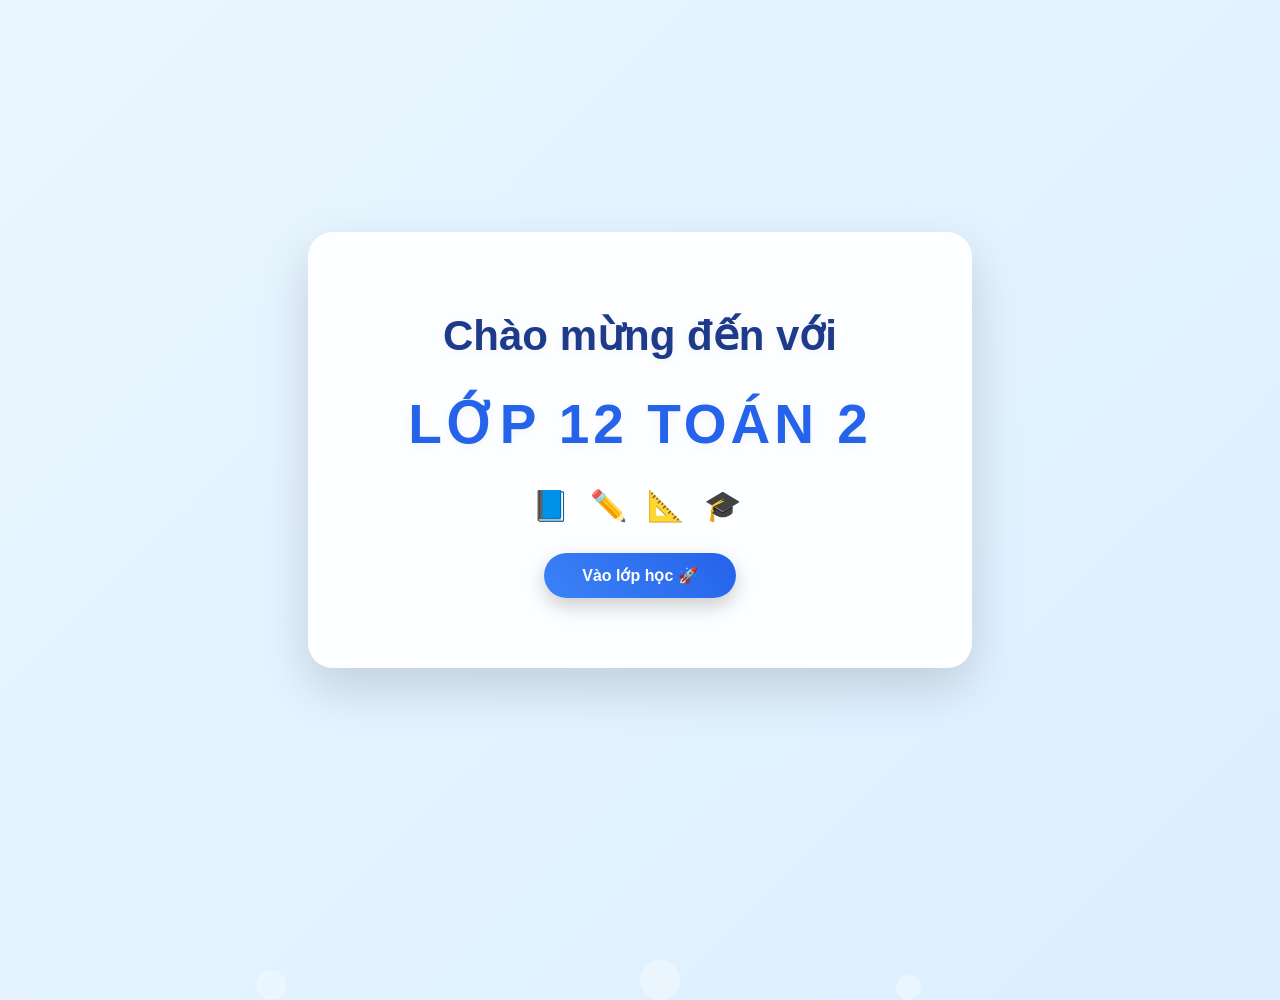
<file: index.html>
<!DOCTYPE html>
<html lang="vi">
<head>
<meta charset="UTF-8">
<title>LỚP 12 TOÁN 2</title>

<style>

/* ================= ROOT ================= */

:root{
--main-blue:#2563eb;
--deep-blue:#1e3a8a;
--soft-blue:#eaf6ff;
--light:#ffffff;
--shadow:0 20px 50px rgba(0,0,0,0.15);
}

*{
margin:0;
padding:0;
box-sizing:border-box;
font-family:"Segoe UI",sans-serif;
}

/* ================= NỀN ================= */

body{
height:100vh;
display:flex;
justify-content:center;
align-items:center;

background:linear-gradient(135deg,#eaf6ff,#cfe9ff,#dff3ff);
background-size:400% 400%;

animation:bgMove 12s ease infinite;

overflow:hidden;
cursor:pointer;
}

@keyframes bgMove{
0%{background-position:0% 50%}
50%{background-position:100% 50%}
100%{background-position:0% 50%}
}

/* ================= MÂY ================= */

.cloud{
position:absolute;
background:white;
border-radius:50px;
opacity:.75;
animation:cloudMove linear infinite;
filter:blur(.3px);
}

.cloud::before,
.cloud::after{
content:"";
position:absolute;
background:white;
border-radius:50%;
}

.cloud::before{
width:60px;
height:60px;
top:-20px;
left:10px;
}

.cloud::after{
width:80px;
height:80px;
top:-35px;
right:10px;
}

.c1{width:160px;height:50px;top:15%;left:-200px;animation-duration:40s;}
.c2{width:200px;height:60px;top:35%;left:-250px;animation-duration:60s;}
.c3{width:140px;height:45px;top:65%;left:-180px;animation-duration:50s;}

@keyframes cloudMove{
from{transform:translateX(0)}
to{transform:translateX(120vw)}
}

/* ================= BUBBLE FLOAT ================= */

.bubble{
position:absolute;
bottom:-100px;
border-radius:50%;
background:rgba(255,255,255,.35);
backdrop-filter:blur(2px);
animation:bubbleUp infinite;
}

.b1{width:30px;height:30px;left:20%;animation-duration:12s;}
.b2{width:40px;height:40px;left:50%;animation-duration:10s;}
.b3{width:25px;height:25px;left:70%;animation-duration:14s;}

@keyframes bubbleUp{
from{
transform:translateY(0);
opacity:.6;
}
to{
transform:translateY(-120vh);
opacity:0;
}
}

/* ================= CONTAINER ================= */

.container{
position:relative;
text-align:center;

padding:70px 100px;

background:rgba(255,255,255,.9);
backdrop-filter:blur(10px);

border-radius:25px;

box-shadow:var(--shadow);

animation:fadeIn 1.2s ease;

z-index:10;

pointer-events:none;
}

@keyframes fadeIn{
from{
opacity:0;
transform:translateY(40px) scale(.95);
}
to{
opacity:1;
transform:translateY(0) scale(1);
}
}

/* ================= TITLE ================= */

h1{
font-size:42px;
color:var(--deep-blue);
line-height:1.6;
text-shadow:0 2px 10px rgba(0,0,0,.05);
}

h1 span{
display:block;
font-size:55px;
font-weight:bold;
color:var(--main-blue);
letter-spacing:4px;
margin-top:10px;

animation:glow 3s ease-in-out infinite;
}

@keyframes glow{
0%,100%{text-shadow:0 0 5px rgba(37,99,235,.3)}
50%{text-shadow:0 0 20px rgba(37,99,235,.6)}
}

/* ================= ICON ================= */

.icons{
font-size:30px;
margin-top:20px;
letter-spacing:6px;
animation:floatIcon 4s ease-in-out infinite;
}

@keyframes floatIcon{
0%,100%{transform:translateY(0)}
50%{transform:translateY(-6px)}
}

/* ================= BUTTON ================= */

.enter-btn{

display:inline-block;
margin-top:30px;

padding:13px 38px;

border-radius:40px;

background:linear-gradient(45deg,#3b82f6,#2563eb);

color:white;

font-weight:bold;

text-decoration:none;

box-shadow:0 8px 20px rgba(0,0,0,.2);

transition:.35s;

pointer-events:auto;
}

.enter-btn:hover{
transform:translateY(-3px) scale(1.08);
box-shadow:0 12px 30px rgba(0,0,0,.3);
}

/* ================= CLICK EFFECT ================= */

.click-bubble{
position:absolute;
border-radius:50%;
pointer-events:none;

transform:translate(-50%,-50%);

animation:bubble-pop 2.5s ease-out forwards;

box-shadow:0 0 12px rgba(255,255,255,.8);

z-index:1000;
}

@keyframes bubble-pop{

0%{
width:0;
height:0;
opacity:.8;
transform:translate(-50%,-50%) scale(0);
}

30%{
width:40px;
height:40px;
opacity:.7;
transform:translate(-50%,-50%) scale(1.1);
}

70%{
width:30px;
height:30px;
opacity:.4;
transform:translate(calc(-50% + 15px),calc(-50% - 60px)) scale(.8);
}

100%{
width:20px;
height:20px;
opacity:0;
transform:translate(calc(-50% + 30px),calc(-50% - 120px)) scale(.4);
}

}

.ripple-effect{
position:absolute;

border-radius:50%;

background:radial-gradient(circle,rgba(255,255,255,.8) 0%,rgba(255,255,255,0) 70%);

pointer-events:none;

transform:translate(-50%,-50%);

animation:ripple .8s ease-out forwards;

z-index:999;
}

@keyframes ripple{
0%{
width:0;
height:0;
opacity:.5;
}
100%{
width:80px;
height:80px;
opacity:0;
}
}

</style>
</head>

<body>

<div class="cloud c1"></div>
<div class="cloud c2"></div>
<div class="cloud c3"></div>

<div class="bubble b1"></div>
<div class="bubble b2"></div>
<div class="bubble b3"></div>

<div class="container">

<h1>
Chào mừng đến với
<span>LỚP 12 TOÁN 2</span>
</h1>

<div class="icons">
📘 ✏️ 📐 🎓
</div>

<a href="menu1.html" class="enter-btn">
Vào lớp học 🚀
</a>

</div>

<script>

const colors=[
'rgba(135,206,250,0.7)',
'rgba(255,182,193,0.7)',
'rgba(152,251,152,0.7)',
'rgba(255,255,0,0.5)',
'rgba(255,255,255,0.8)',
'rgba(218,112,214,0.6)',
'rgba(255,218,185,0.7)'
];

document.addEventListener("click",e=>{

createRipple(e.clientX,e.clientY)

let bubbleCount=8+Math.floor(Math.random()*10)

for(let i=0;i<bubbleCount;i++){

setTimeout(()=>{
createBubble(e.clientX,e.clientY)
},i*40)

}

})

function createRipple(x,y){

let ripple=document.createElement("div")
ripple.className="ripple-effect"

ripple.style.left=x+"px"
ripple.style.top=y+"px"

document.body.appendChild(ripple)

setTimeout(()=>ripple.remove(),800)

}

function createBubble(x,y){

let bubble=document.createElement("div")
bubble.className="click-bubble"

let size=10+Math.random()*25
let color=colors[Math.floor(Math.random()*colors.length)]

let offsetX=(Math.random()-0.5)*25
let offsetY=(Math.random()-0.5)*25

bubble.style.width=size+"px"
bubble.style.height=size+"px"

bubble.style.left=(x+offsetX)+"px"
bubble.style.top=(y+offsetY)+"px"

bubble.style.background=`radial-gradient(circle at 30% 30%, white, ${color})`

document.body.appendChild(bubble)

setTimeout(()=>bubble.remove(),2500)

}

document.querySelector(".enter-btn").addEventListener("click",e=>{

e.stopPropagation()

createRipple(e.clientX,e.clientY)

for(let i=0;i<8;i++){

setTimeout(()=>{
createBubble(e.clientX,e.clientY)
},i*40)

}

})

</script>

</body>
</html>
</file>
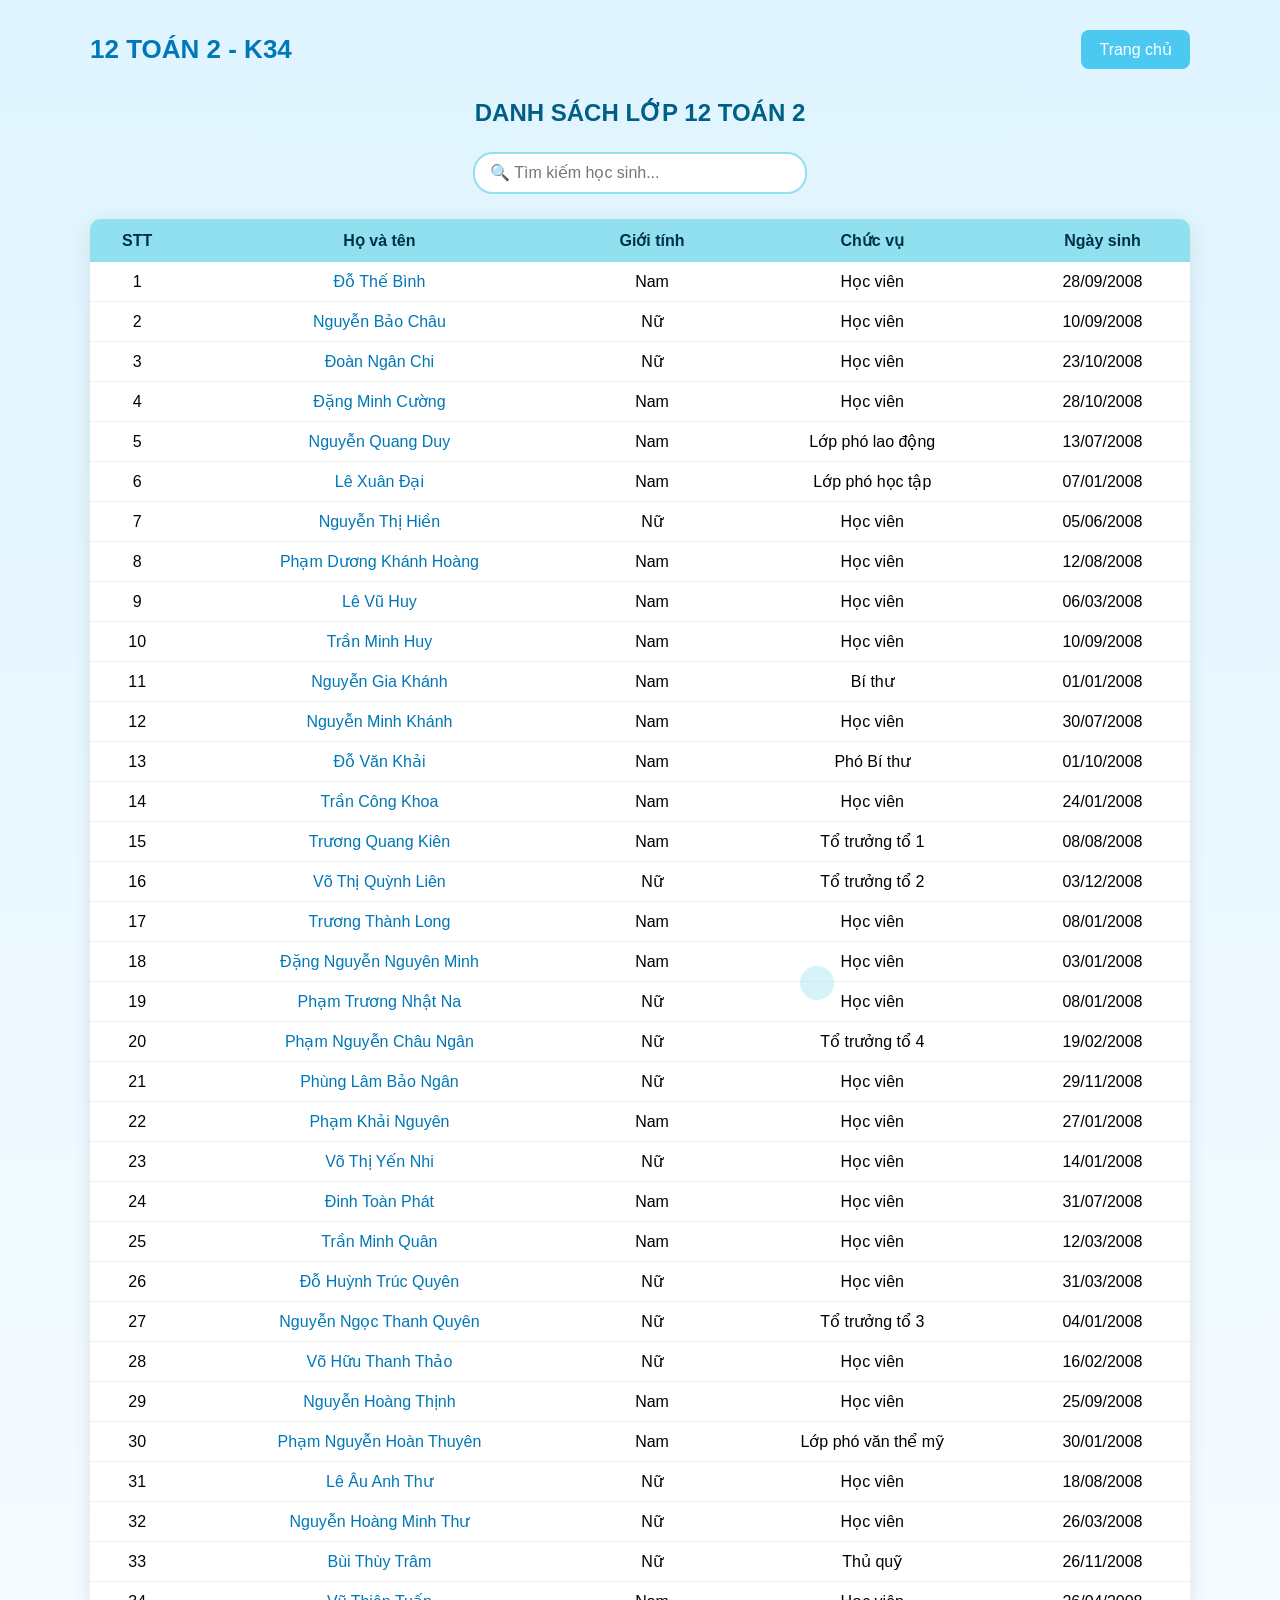
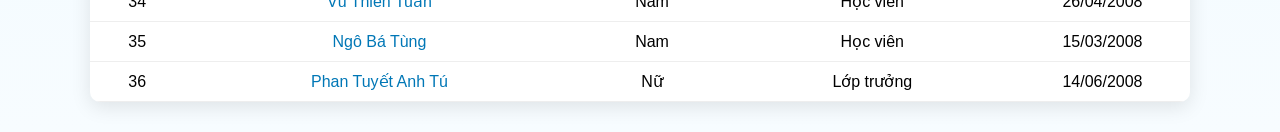
<file: danhsachlop.html>
<!DOCTYPE html>
<html lang="vi">
<head>
<meta charset="UTF-8">
<title>Danh sách lớp 12 Toán 2</title>

<style>

body{
font-family:Arial;
margin:0;
background:linear-gradient(180deg,#dff4ff,#f7fcff);
overflow-x:hidden;
}

.wrapper{
width:90%;
max-width:1100px;
margin:auto;
padding:30px;
position:relative;
z-index:2;
}

.header{
display:flex;
justify-content:space-between;
align-items:center;
margin-bottom:30px;
}

.title{
font-size:26px;
font-weight:bold;
color:#0077b6;
}

.page-btn{
text-decoration:none;
padding:10px 18px;
background:#4cc9f0;
color:white;
border-radius:8px;
transition:0.3s;
}

.page-btn:hover{
background:#0096c7;
}

h2{
text-align:center;
margin-bottom:25px;
color:#005f86;
}

.search-box{
display:flex;
justify-content:center;
margin-bottom:25px;
}

.search-box input{
width:300px;
padding:10px 15px;
border-radius:20px;
border:2px solid #90e0ef;
outline:none;
font-size:16px;
}

.student-table{
width:100%;
border-collapse:collapse;
background:white;
border-radius:10px;
overflow:hidden;
box-shadow:0 5px 20px rgba(0,0,0,0.1);
}

.student-table th{
background:#90e0ef;
padding:12px;
color:#003049;
}

.student-table td{
padding:10px;
text-align:center;
border-bottom:1px solid #eee;
}

.student-table tr:hover{
background:#f1fbff;
}

.student-name{
cursor:pointer;
color:#0077b6;
font-weight:500;
}

.student-name:hover{
text-decoration:underline;
}

/* popup ảnh */

.image-popup{
position:fixed;
top:0;
left:0;
width:100%;
height:100%;
background:rgba(0,0,0,0.6);
display:flex;
align-items:center;
justify-content:center;
opacity:0;
pointer-events:none;
transition:0.3s;
z-index:10;
}

.image-popup img{
max-width:300px;
border-radius:12px;
box-shadow:0 10px 30px rgba(0,0,0,0.4);
}

.image-popup.show{
opacity:1;
pointer-events:auto;
}

/* pháo hoa */

.firework{
position:absolute;
width:6px;
height:6px;
border-radius:50%;
pointer-events:none;
animation:explode 1s forwards;
}

@keyframes explode{
0%{
transform:translate(0,0) scale(1);
opacity:1;
}
100%{
transform:translate(var(--x),var(--y)) scale(0.5);
opacity:0;
}
}

/* bong bóng nền */

.bubble-bg{
position:fixed;
bottom:-100px;
width:20px;
height:20px;
background:rgba(173,232,244,0.5);
border-radius:50%;
animation:floatUp linear infinite;
}

@keyframes floatUp{
from{
transform:translateY(0);
opacity:1;
}
to{
transform:translateY(-110vh);
opacity:0;
}
}

/* bong bóng click */

.click-bubble{
position:absolute;
width:15px;
height:15px;
background:#48cae4;
border-radius:50%;
pointer-events:none;
animation:pop 1s forwards;
}

@keyframes pop{
0%{
transform:scale(0.5);
opacity:1;
}
100%{
transform:translateY(-80px) scale(1.5);
opacity:0;
}
}

</style>
</head>

<body>

<div class="wrapper">

<div class="header">
<div class="title"> 12 TOÁN 2 - K34 </div>
<a href="menu1.html" class="page-btn">Trang chủ</a>
</div>

<h2>DANH SÁCH LỚP 12 TOÁN 2</h2>

<div class="search-box">
<input type="text" id="searchInput" placeholder="🔍 Tìm kiếm học sinh...">
</div>

<table class="student-table" id="studentTable">
<thead>
<tr>
<th>STT</th>
<th>Họ và tên</th>
<th>Giới tính</th>
<th>Chức vụ</th>
<th>Ngày sinh</th>
</tr>
</thead>

<tbody>

<tr><td>1</td><td class="student-name" data-img="ATu.jpg">Đỗ Thế Bình</td><td>Nam</td><td>Học viên</td><td>28/09/2008</td></tr>
<tr><td>2</td><td class="student-name" data-img="Chau.jpg">Nguyễn Bảo Châu</td><td>Nữ</td><td>Học viên</td><td>10/09/2008</td></tr>
<tr><td>3</td><td class="student-name" data-img="Chi.jpg">Đoàn Ngân Chi</td><td>Nữ</td><td>Học viên</td><td>23/10/2008</td></tr>
<tr><td>4</td><td class="student-name" data-img="Cuong.jpg">Đặng Minh Cường</td><td>Nam</td><td>Học viên</td><td>28/10/2008</td></tr>
<tr><td>5</td><td class="student-name" data-img="ATu.jpg">Nguyễn Quang Duy</td><td>Nam</td><td>Lớp phó lao động</td><td>13/07/2008</td></tr>
<tr><td>6</td><td class="student-name" data-img="LeXuanDai.JPG">Lê Xuân Đại</td><td>Nam</td><td>Lớp phó học tập</td><td>07/01/2008</td></tr>
<tr><td>7</td><td class="student-name" data-img="Hien.JPG">Nguyễn Thị Hiền</td><td>Nữ</td><td>Học viên</td><td>05/06/2008</td></tr>
<tr><td>8</td><td class="student-name" data-img="Hoang.jpg">Phạm Dương Khánh Hoàng</td><td>Nam</td><td>Học viên</td><td>12/08/2008</td></tr>
<tr><td>9</td><td class="student-name" data-img="VuHuy.jpg">Lê Vũ Huy</td><td>Nam</td><td>Học viên</td><td>06/03/2008</td></tr>
<tr><td>10</td><td class="student-name" data-img="MinhHuy.JPG">Trần Minh Huy</td><td>Nam</td><td>Học viên</td><td>10/09/2008</td></tr>
<tr><td>11</td><td class="student-name" data-img="GKhanh.jpg">Nguyễn Gia Khánh</td><td>Nam</td><td>Bí thư</td><td>01/01/2008</td></tr>
<tr><td>12</td><td class="student-name" data-img="ATu.jpg">Nguyễn Minh Khánh</td><td>Nam</td><td>Học viên</td><td>30/07/2008</td></tr>
<tr><td>13</td><td class="student-name" data-img="choicuoi11.jpeg">Đỗ Văn Khải</td><td>Nam</td><td>Phó Bí thư</td><td>01/10/2008</td></tr>
<tr><td>14</td><td class="student-name" data-img="Khoa.jpg">Trần Công Khoa</td><td>Nam</td><td>Học viên</td><td>24/01/2008</td></tr>
<tr><td>15</td><td class="student-name" data-img="Kien.jpg">Trương Quang Kiên</td><td>Nam</td><td>Tổ trưởng tổ 1</td><td>08/08/2008</td></tr>
<tr><td>16</td><td class="student-name" data-img="Lien.JPG">Võ Thị Quỳnh Liên</td><td>Nữ</td><td>Tổ trưởng tổ 2</td><td>03/12/2008</td></tr>
<tr><td>17</td><td class="student-name" data-img="Long.jpg">Trương Thành Long</td><td>Nam</td><td>Học viên</td><td>08/01/2008</td></tr>
<tr><td>18</td><td class="student-name" data-img="Minh.JPG">Đặng Nguyễn Nguyên Minh</td><td>Nam</td><td>Học viên</td><td>03/01/2008</td></tr>
<tr><td>19</td><td class="student-name" data-img="Na.jpg">Phạm Trương Nhật Na</td><td>Nữ</td><td>Học viên</td><td>08/01/2008</td></tr>
<tr><td>20</td><td class="student-name" data-img="ChauNgan.jpg">Phạm Nguyễn Châu Ngân</td><td>Nữ</td><td>Tổ trưởng tổ 4</td><td>19/02/2008</td></tr>
<tr><td>21</td><td class="student-name" data-img="baongan.jpeg">Phùng Lâm Bảo Ngân</td><td>Nữ</td><td>Học viên</td><td>29/11/2008</td></tr>
<tr><td>22</td><td class="student-name" data-img="knguyen.jpg">Phạm Khải Nguyên</td><td>Nam</td><td>Học viên</td><td>27/01/2008</td></tr>
<tr><td>23</td><td class="student-name" data-img="Nhi.JPG">Võ Thị Yến Nhi</td><td>Nữ</td><td>Học viên</td><td>14/01/2008</td></tr>
<tr><td>24</td><td class="student-name" data-img="ATu.jpg">Đinh Toàn Phát</td><td>Nam</td><td>Học viên</td><td>31/07/2008</td></tr>
<tr><td>25</td><td class="student-name" data-img="m.quan.jpg">Trần Minh Quân</td><td>Nam</td><td>Học viên</td><td>12/03/2008</td></tr>
<tr><td>26</td><td class="student-name" data-img="TrQ.JPG">Đỗ Huỳnh Trúc Quyên</td><td>Nữ</td><td>Học viên</td><td>31/03/2008</td></tr>
<tr><td>27</td><td class="student-name" data-img="ThanhQuyen.jpg">Nguyễn Ngọc Thanh Quyên</td><td>Nữ</td><td>Tổ trưởng tổ 3</td><td>04/01/2008</td></tr>
<tr><td>28</td><td class="student-name" data-img="Thao.jpg">Võ Hữu Thanh Thảo</td><td>Nữ</td><td>Học viên</td><td>16/02/2008</td></tr>
<tr><td>29</td><td class="student-name" data-img="thinh.jpg">Nguyễn Hoàng Thịnh</td><td>Nam</td><td>Học viên</td><td>25/09/2008</td></tr>
<tr><td>30</td><td class="student-name" data-img="Thuyen.jpg">Phạm Nguyễn Hoàn Thuyên</td><td>Nam</td><td>Lớp phó văn thể mỹ</td><td>30/01/2008</td></tr>
<tr><td>31</td><td class="student-name" data-img="AnhThu.jpg">Lê Âu Anh Thư</td><td>Nữ</td><td>Học viên</td><td>18/08/2008</td></tr>
<tr><td>32</td><td class="student-name" data-img="mthu.jpg">Nguyễn Hoàng Minh Thư</td><td>Nữ</td><td>Học viên</td><td>26/03/2008</td></tr>
<tr><td>33</td><td class="student-name" data-img="Tram.jpg">Bùi Thùy Trâm</td><td>Nữ</td><td>Thủ quỹ</td><td>26/11/2008</td></tr>
<tr><td>34</td><td class="student-name" data-img="Tuan.jpg">Vũ Thiên Tuấn</td><td>Nam</td><td>Học viên</td><td>26/04/2008</td></tr>
<tr><td>35</td><td class="student-name" data-img="Tung.JPG">Ngô Bá Tùng</td><td>Nam</td><td>Học viên</td><td>15/03/2008</td></tr>
<tr><td>36</td><td class="student-name" data-img="ATu.jpg">Phan Tuyết Anh Tú</td><td>Nữ</td><td>Lớp trưởng</td><td>14/06/2008</td></tr>

</tbody>
</table>

</div>

<div class="image-popup" id="imagePopup">
<img id="studentImg">
</div>

<script>

/* tìm kiếm học sinh */

document.getElementById("searchInput").addEventListener("keyup",function(){
let filter=this.value.toLowerCase();
let rows=document.querySelectorAll("#studentTable tbody tr");

rows.forEach(row=>{
let name=row.cells[1].textContent.toLowerCase();
row.style.display=name.includes(filter)?"":"none";
});
});

/* pháo hoa */

function createFirework(x,y){

for(let i=0;i<25;i++){

let p=document.createElement("div");
p.className="firework";

let angle=Math.random()*2*Math.PI;
let distance=80+Math.random()*40;

let dx=Math.cos(angle)*distance+"px";
let dy=Math.sin(angle)*distance+"px";

p.style.left=x+"px";
p.style.top=y+"px";

p.style.setProperty("--x",dx);
p.style.setProperty("--y",dy);

p.style.background=`hsl(${Math.random()*360},100%,50%)`;

document.body.appendChild(p);

setTimeout(()=>p.remove(),1000);

}

}

/* click tên hiện ảnh + pháo hoa */

let names=document.querySelectorAll(".student-name");
let popup=document.getElementById("imagePopup");
let img=document.getElementById("studentImg");

names.forEach(name=>{
name.addEventListener("click",function(e){

e.stopPropagation();

let src=this.getAttribute("data-img");
img.src=src;

popup.classList.add("show");

createFirework(e.pageX,e.pageY);

});
});

/* tắt ảnh */

popup.addEventListener("click",()=>{
popup.classList.remove("show");
});

/* bong bóng click */

document.addEventListener("click",function(e){

let bubble=document.createElement("div");
bubble.className="click-bubble";

bubble.style.left=e.pageX+"px";
bubble.style.top=e.pageY+"px";

document.body.appendChild(bubble);

setTimeout(()=>{
bubble.remove();
},1000);

});

/* bong bóng nền */

function createBackgroundBubble(){

let bubble=document.createElement("div");
bubble.className="bubble-bg";

bubble.style.left=Math.random()*100+"vw";
bubble.style.width=bubble.style.height=(10+Math.random()*25)+"px";
bubble.style.animationDuration=(6+Math.random()*8)+"s";

document.body.appendChild(bubble);

setTimeout(()=>{
bubble.remove();
},14000);

}

setInterval(createBackgroundBubble,800);

</script>

</body>
</html>
</file>
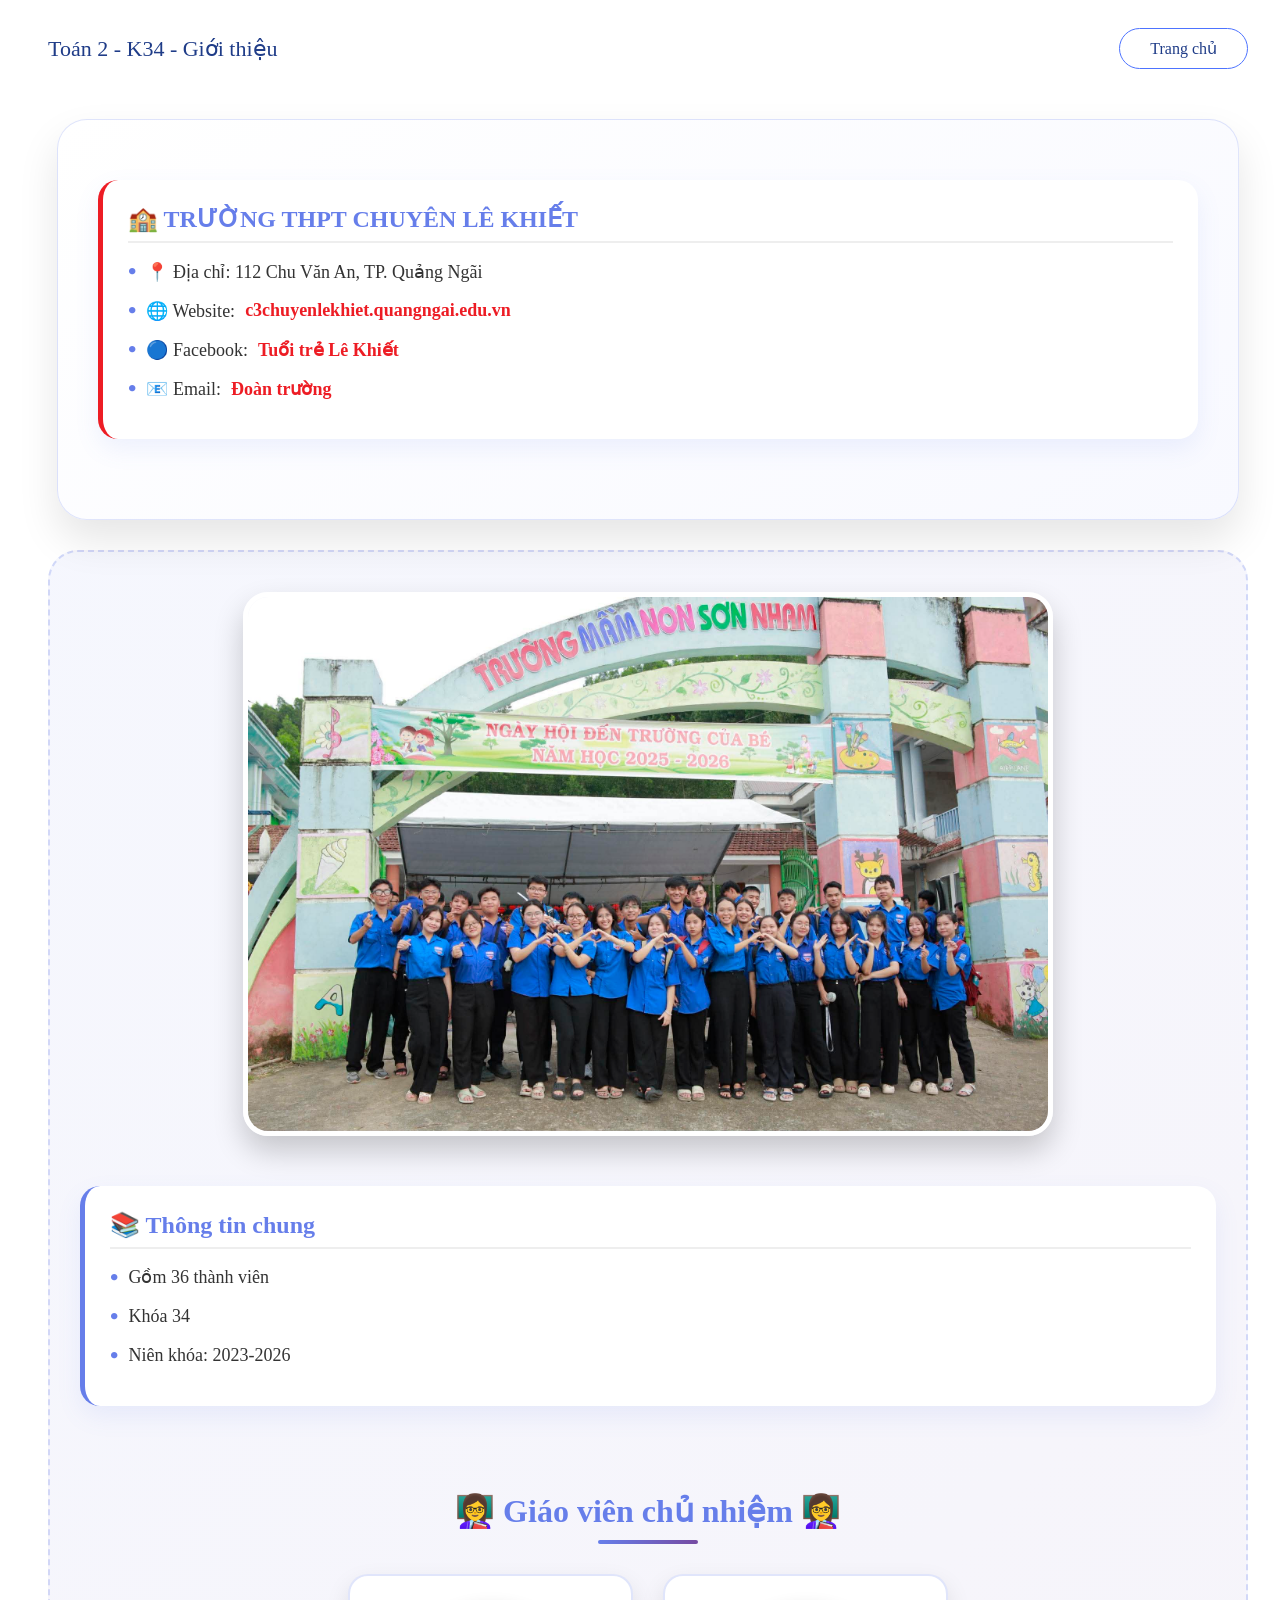
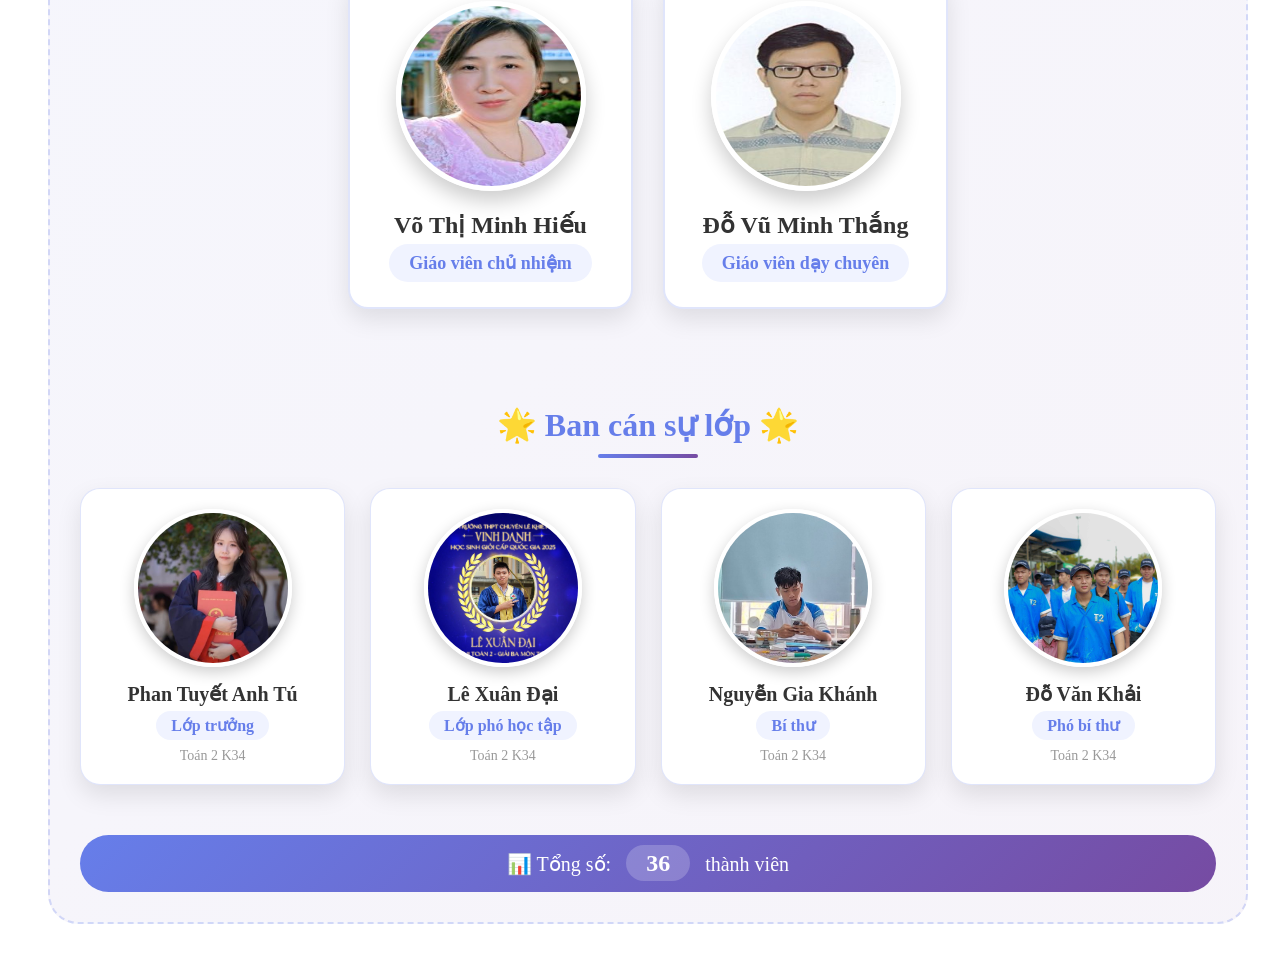
<file: gioithieu.html>
<!DOCTYPE html>
<html lang="vi">
<head>
    <meta charset="UTF-8">
    <title>Giới thiệu chung - Toán 2 K34</title>
    <link rel="stylesheet" href="style.css">
</head>
<body>
    <div class="wrapper">
        <div class="header">
            <div class="title">Toán 2 - K34 - Giới thiệu</div>
            <a href="menu1.html" class="page-btn">Trang chủ</a>
        </div>

        <!-- Nội dung giới thiệu mới -->
      <div class="intro-class">
    <!-- Ảnh lớp -->
    <div class="class-details">
                <div class="info-card" style="margin-bottom: 20px; border-left: 5px solid #ed1c24;">
                    <strong>🏫 TRƯỜNG THPT CHUYÊN LÊ KHIẾT</strong>
                    <p>📍 Địa chỉ: 112 Chu Văn An, TP. Quảng Ngãi</p>
                    <p>🌐 Website: <a href="https://c3chuyenlekhiet.quangngai.edu.vn/" target="_blank" style="color: #ed1c24; text-decoration: none; font-weight: bold;">c3chuyenlekhiet.quangngai.edu.vn</a></p>
                    <p>🔵 Facebook: <a href="https://www.facebook.com/tuoitrelekhiet" target="_blank" style="color: #ed1c24; text-decoration: none; font-weight: bold;">Tuổi trẻ Lê Khiết</a></p>
                    <p>📧 Email: <a href="mailto:hopthudoantruongchuyenlekhiet@gmail.com" style="color: #ed1c24; text-decoration: none; font-weight: bold;">Đoàn trường</a></p>
                </div>
    </div>
        </div>
            <!-- Container thông tin lớp -->
            <div class="class-info-container">
                <div class="class-photo-container">
                    <img src="thiennguyenkhoitoan.jpg" alt="Ảnh lớp Toán 2 - K34" class="class-photo">
                </div>
            <div class="class-details">   
                <div class="info-card">
                    <strong>📚 Thông tin chung</strong>
                    <p>Gồm 36 thành viên</p>
                    <p>Khóa 34</p>
                    <p>Niên khóa: 2023-2026</p>
                </div>
            </div>

                <!-- KHU VỰC GIÁO VIÊN (2 CÔ GIÁO) -->
                <div class="teacher-section">
                    <h2 class="section-title">👩‍🏫 Giáo viên chủ nhiệm 👩‍🏫</h2>
                    
                    <div class="teacher-grid">
                        <!-- Cô Võ Thị Minh Hiếu -->
                        <div class="teacher-card">
                            <img src="anhcoHieu.png" class="teacher-avatar">
                            <div class="teacher-name">Võ Thị Minh Hiếu</div>
                            <div class="teacher-role">Giáo viên chủ nhiệm</div>
                        </div>

                        <div class="teacher-card">
                            <img src="anhthayThang.png" class="teacher-avatar">
                            <div class="teacher-name">Đỗ Vũ Minh Thắng</div>
                            <div class="teacher-role">Giáo viên dạy chuyên</div>
                        </div>
                    </div>
                </div>

                <!-- KHU VỰC BAN CÁN SỰ -->
                <div class="bcs-section">
                    <h2 class="section-title">🌟 Ban cán sự lớp 🌟</h2>
                    
                    <div class="bcs-grid">
                        <!-- Lớp trưởng -->
                        <div class="bcs-card">
                            <img src="ATu.jpg" class="bcs-avatar">
                            <div class="bcs-name">Phan Tuyết Anh Tú</div>
                            <div class="bcs-role">Lớp trưởng</div>
                            <div class="bcs-class">Toán 2 K34</div>
                        </div>

                        <!-- Lớp phó học tập -->
                        <div class="bcs-card">
                            <img src="LeXuanDai.JPG" class="bcs-avatar">
                            <div class="bcs-name">Lê Xuân Đại</div>
                            <div class="bcs-role">Lớp phó học tập</div>
                            <div class="bcs-class">Toán 2 K34</div>
                        </div>

                        <!-- Bí thư -->
                        <div class="bcs-card">
                            <img src="GKhanh.jpg" class="bcs-avatar">
                            <div class="bcs-name">Nguyễn Gia Khánh</div>
                            <div class="bcs-role">Bí thư</div>
                            <div class="bcs-class">Toán 2 K34</div>
                        </div>

                        <!-- Phó bí thư -->
                        <div class="bcs-card">
                            <img src="choicuoi11.jpeg" class="bcs-avatar">
                            <div class="bcs-name">Đỗ Văn Khải</div>
                            <div class="bcs-role">Phó bí thư</div>
                            <div class="bcs-class">Toán 2 K34</div>
                        </div>
                    </div>
                </div>

                <!-- Thống kê số lượng -->
                <div class="student-stats">
                    📊 Tổng số: <span>36</span> thành viên
                </div>
            </div>
            </div>
        </div>
    </div>
</body>
</html>
</file>
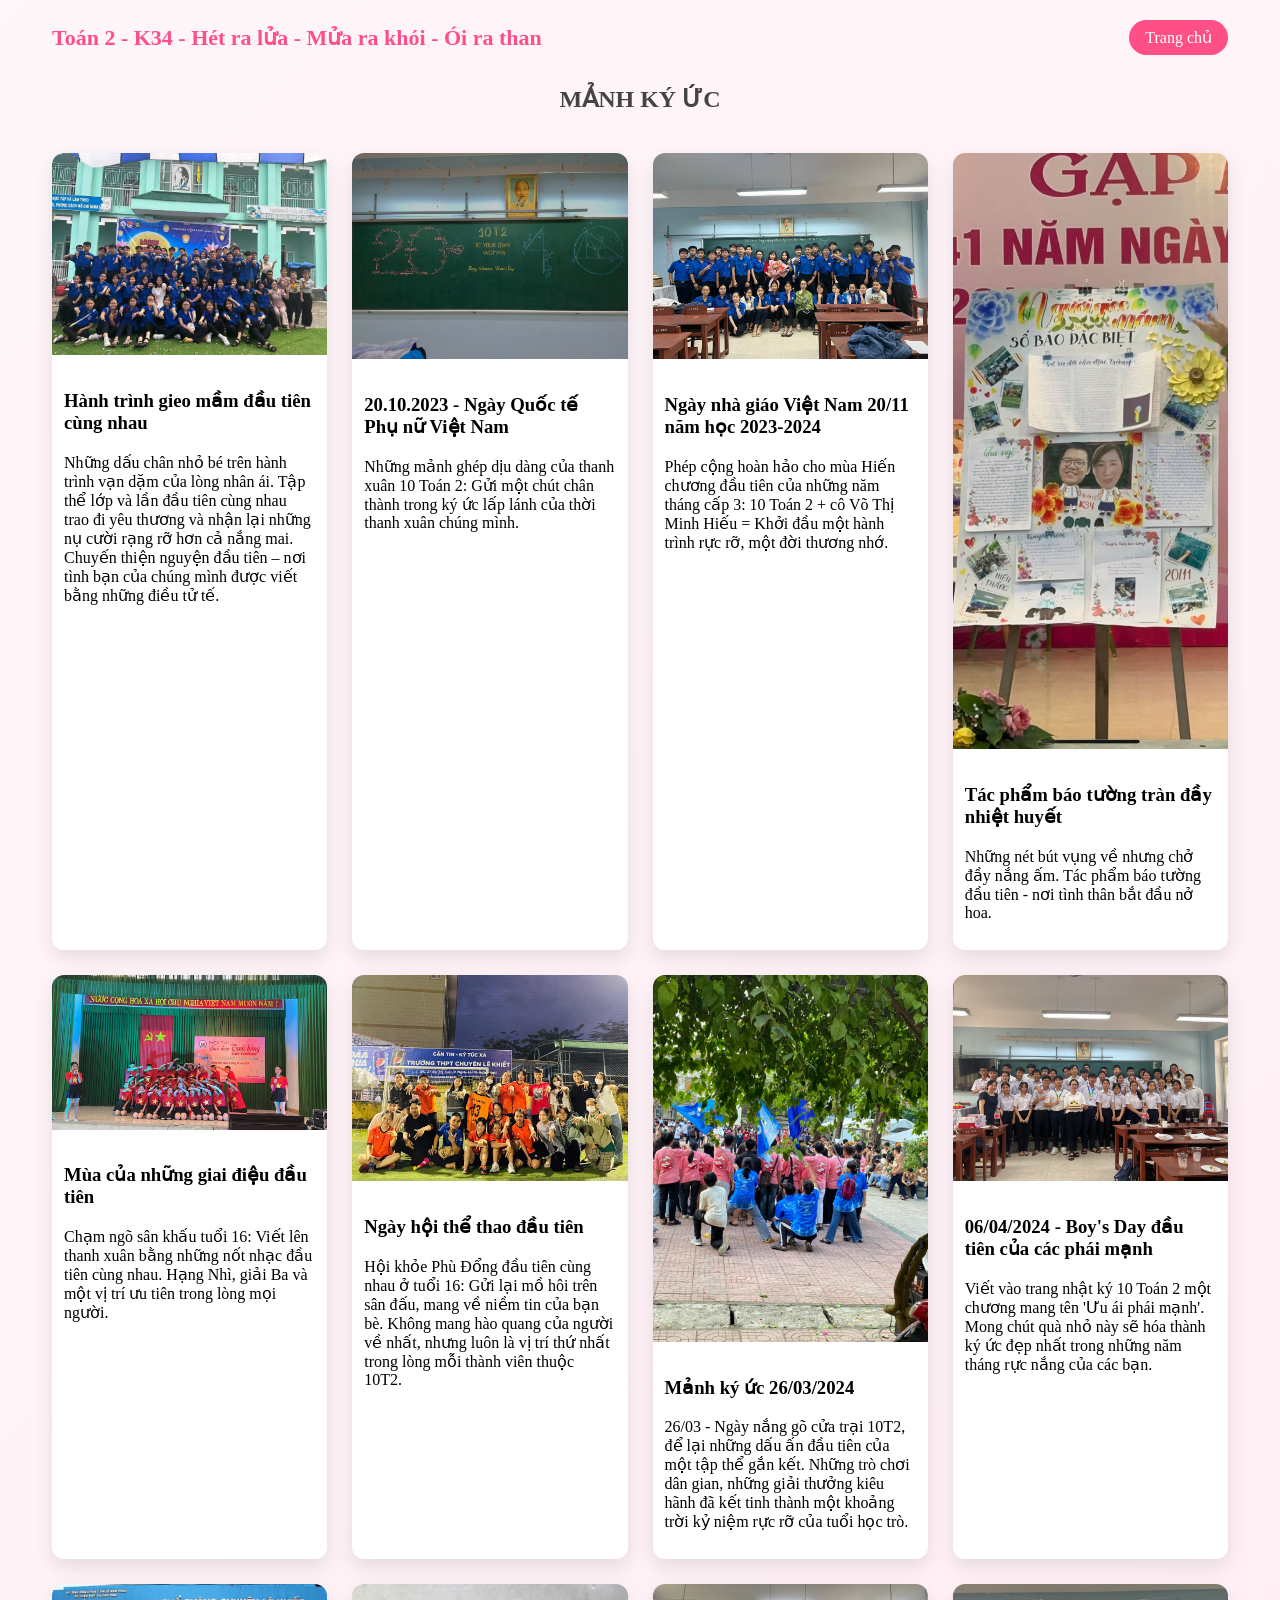
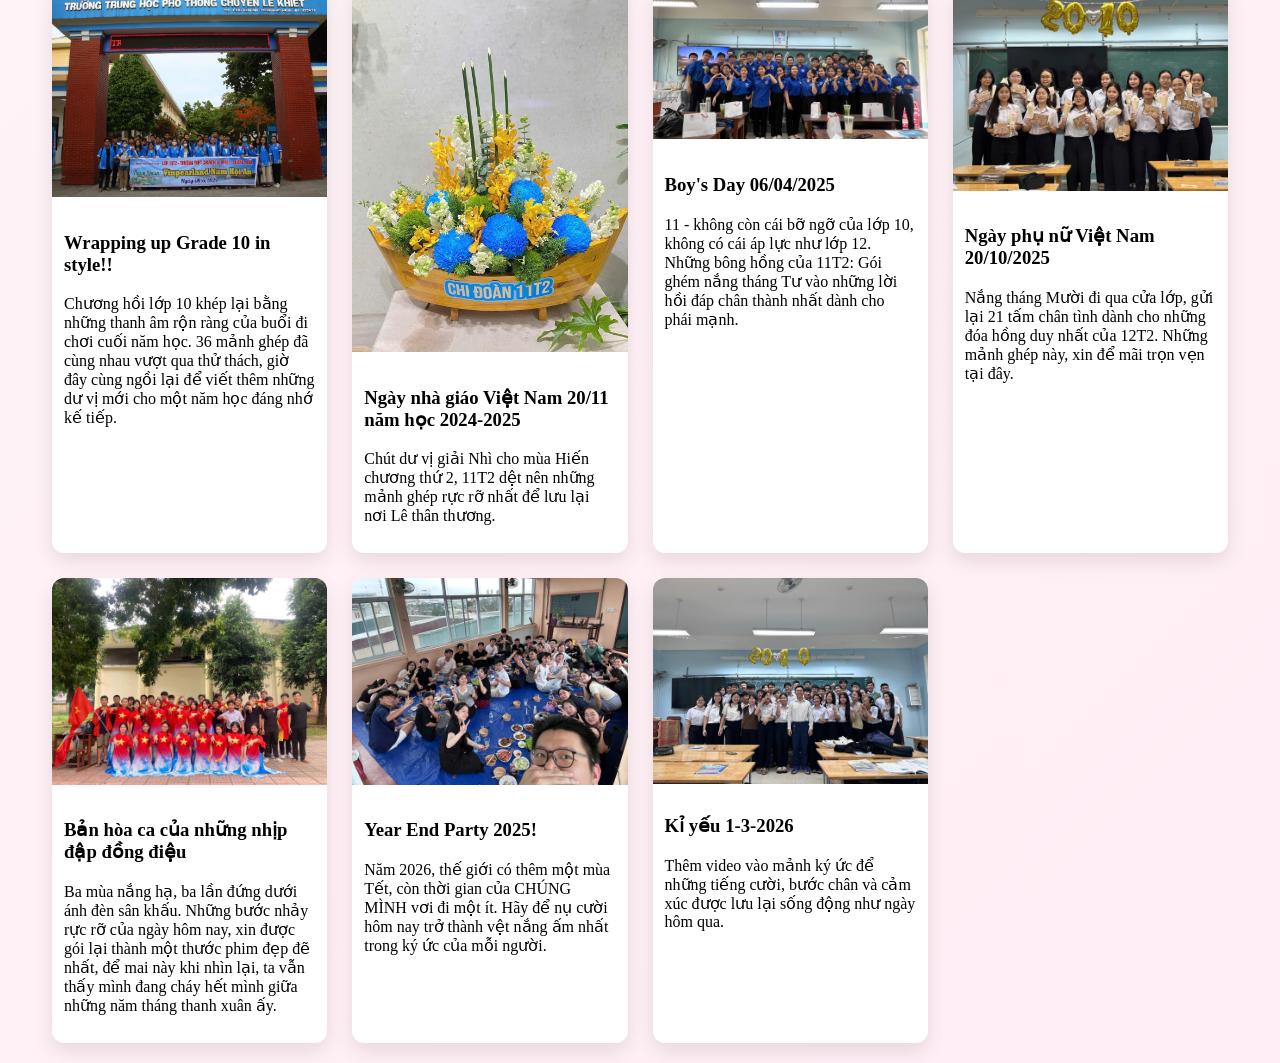
<file: kiniem.html>
<!DOCTYPE html>
<html lang="vi">
<head>
<meta charset="UTF-8">
<title>Kỉ niệm lớp</title>

<style>

body{
    margin:0;
    font-family:Segoe UI;
    background:linear-gradient(135deg,#fff6f9,#ffeef5);
}

/* HEADER */

.wrapper{
    width:95%;
    margin:auto;
}

.header{
    display:flex;
    justify-content:space-between;
    align-items:center;
    padding:20px;
}

.title{
    font-size:22px;
    font-weight:bold;
    color:#ff4f87;
}

.page-btn{
    text-decoration:none;
    background:#ff4f87;
    color:white;
    padding:8px 16px;
    border-radius:20px;
}

/* GRID */

.section-title{
    text-align:center;
    margin-top:10px;
    color:#444;
}

.memory-grid{
    display:grid;
    grid-template-columns:repeat(auto-fit,minmax(250px,1fr));
    gap:25px;
    padding:20px;
}

.memory-card{
    background:white;
    border-radius:12px;
    overflow:hidden;
    box-shadow:0 8px 20px rgba(0,0,0,0.1);
    transition:0.3s;
}

.memory-card:hover{
    transform:translateY(-6px) scale(1.02);
}

.memory-card img{
    width:100%;
    cursor:pointer;
}

.memory-card video{
    width:100%;
    display:block;
    cursor:pointer;
}

.memory-content{
    padding:12px;
}

/* LIGHTBOX */

.lightbox{
    position:fixed;
    top:0;
    left:0;
    width:100%;
    height:100%;
    display:none;
    justify-content:center;
    align-items:center;
    background:rgba(0,0,0,0.8);
    backdrop-filter:blur(3px);
}

.lightbox-img{
    max-width:80%;
    max-height:80%;
    border-radius:10px;
    animation:zoom 0.4s ease;
}

.lightbox-video,
.lightbox-iframe{
    width:min(90vw,1000px);
    height:min(70vh,562px);
    border-radius:10px;
    animation:zoom 0.4s ease;
    border:0;
}
    
@keyframes zoom{
    from{transform:scale(0.6)}
    to{transform:scale(1)}
}

.close{
    position:absolute;
    top:20px;
    right:30px;
    font-size:40px;
    color:white;
    cursor:pointer;
}

/* HEART + FLOWER */

.effect{
    position:fixed;
    font-size:20px;
    pointer-events:none;
    animation:floatUp 2.5s linear forwards;
}

@keyframes floatUp{
    0%{
        transform:translateY(0) scale(0.6);
        opacity:1;
    }
    100%{
        transform:translateY(-150px) scale(1.4);
        opacity:0;
    }
}

/* BUBBLE */

.bubble{
    position:fixed;
    width:10px;
    height:10px;
    background:#ff7eb3;
    border-radius:50%;
    pointer-events:none;
    animation:bubbleFloat 1.5s forwards;
}

@keyframes bubbleFloat{
    0%{
        opacity:1;
        transform:scale(1);
    }
    100%{
        transform:translateY(-120px) scale(2);
        opacity:0;
    }
}

</style>
</head>

<body>

<div class="wrapper">
<div class="header">
<div class="title">Toán 2 - K34 - Hét ra lửa - Mửa ra khói - Ói ra than</div>
<a href="menu1.html" class="page-btn">Trang chủ</a>
</div>

<div class="memory-container">

<h2 class="section-title">MẢNH KÝ ỨC</h2>

<div class="memory-grid">

<!-- GIỮ NGUYÊN NỘI DUNG -->

<div class="memory-card">
<img src="thiennguyenlop10.jpg">
<div class="memory-content">
<h3>Hành trình gieo mầm đầu tiên cùng nhau</h3>
<p>Những dấu chân nhỏ bé trên hành trình vạn dặm của lòng nhân ái. Tập thể lớp và lần đầu tiên cùng nhau trao đi yêu thương và nhận lại những nụ cười rạng rỡ hơn cả nắng mai. Chuyến thiện nguyện đầu tiên – nơi tình bạn của chúng mình được viết bằng những điều tử tế.</p>
</div>
</div>

<div class="memory-card">
<img src="ngay20.10lop10.jpg">
<div class="memory-content">
<h3>20.10.2023 - Ngày Quốc tế Phụ nữ Việt Nam</h3>
<p>Những mảnh ghép dịu dàng của thanh xuân 10 Toán 2: Gửi một chút chân thành trong ký ức lấp lánh của thời thanh xuân chúng mình.</p>
</div>
</div>

<div class="memory-card">
<img src="20_11_2023.jpg">
<div class="memory-content">
<h3>Ngày nhà giáo Việt Nam 20/11 năm học 2023-2024</h3>
<p>Phép cộng hoàn hảo cho mùa Hiến chương đầu tiên của những năm tháng cấp 3: 10 Toán 2 + cô Võ Thị Minh Hiếu = Khởi đầu một hành trình rực rỡ, một đời thương nhớ.</p>
</div>
</div>

<div class="memory-card">
<img src="baotuonglop10.jpeg">
<div class="memory-content">
<h3>Tác phẩm báo tường tràn đầy nhiệt huyết</h3>
<p>Những nét bút vụng về nhưng chở đầy nắng ấm. Tác phẩm báo tường đầu tiên - nơi tình thân bắt đầu nở hoa.</p>
</div>
</div>

<div class="memory-card">
<img src="giaidieutuoihong10.jpg">
<div class="memory-content">
<h3>Mùa của những giai điệu đầu tiên</h3>
<p>Chạm ngõ sân khấu tuổi 16: Viết lên thanh xuân bằng những nốt nhạc đầu tiên cùng nhau. Hạng Nhì, giải Ba và một vị trí ưu tiên trong lòng mọi người.</p>
</div>
</div>

<div class="memory-card">
<img src="hkpđtruonglop10.jpg">
<div class="memory-content">
<h3>Ngày hội thể thao đầu tiên</h3>
<p>Hội khỏe Phù Đổng đầu tiên cùng nhau ở tuổi 16: Gửi lại mồ hôi trên sân đấu, mang về niềm tin của bạn bè. Không mang hào quang của người về nhất, nhưng luôn là vị trí thứ nhất trong lòng mỗi thành viên thuộc 10T2.</p>
</div>
</div>

<div class="memory-card">
<img src="26_3_2024.jpeg">
<div class="memory-content">
<h3>Mảnh ký ức 26/03/2024</h3>
<p>26/03 - Ngày nắng gõ cửa trại 10T2, để lại những dấu ấn đầu tiên của một tập thể gắn kết. Những trò chơi dân gian, những giải thưởng kiêu hãnh đã kết tinh thành một khoảng trời kỷ niệm rực rỡ của tuổi học trò.</p>
</div>
</div>

<div class="memory-card">
<img src="ngay6.4lop10.jpg">
<div class="memory-content">
<h3>06/04/2024 - Boy's Day đầu tiên của các phái mạnh</h3>
<p>Viết vào trang nhật ký 10 Toán 2 một chương mang tên 'Ưu ái phái mạnh'. Mong chút quà nhỏ này sẽ hóa thành ký ức đẹp nhất trong những năm tháng rực nắng của các bạn.</p>
</div>
</div>

<div class="memory-card">
<img src="choicuoinamlop10.PNG">
<div class="memory-content">
<h3>Wrapping up Grade 10 in style!!</h3>
<p>Chương hồi lớp 10 khép lại bằng những thanh âm rộn ràng của buổi đi chơi cuối năm học. 36 mảnh ghép đã cùng nhau vượt qua thử thách, giờ đây cùng ngồi lại để viết thêm những dư vị mới cho một năm học đáng nhớ kế tiếp.</p>
</div>
</div>

<div class="memory-card">
<img src="stem11giainhi.jpeg">
<div class="memory-content">
<h3>Ngày nhà giáo Việt Nam 20/11 năm học 2024-2025</h3>
<p>Chút dư vị giải Nhì cho mùa Hiến chương thứ 2, 11T2 dệt nên những mảnh ghép rực rỡ nhất để lưu lại nơi Lê thân thương.</p>
</div>
</div>

<div class="memory-card">
<img src="6_4_lop11.jpg">
<div class="memory-content">
<h3>Boy's Day 06/04/2025</h3>
<p>11 - không còn cái bỡ ngỡ của lớp 10, không có cái áp lực như lớp 12. Những bông hồng của 11T2: Gói ghém nắng tháng Tư vào những lời hồi đáp chân thành nhất dành cho phái mạnh.</p>
</div>
</div>

<div class="memory-card">
<img src="20.10.2025lop12.jpg" alt="20_10_2025">
<div class="memory-content">
<h3>Ngày phụ nữ Việt Nam 20/10/2025</h3>
<p>Nắng tháng Mười đi qua cửa lớp, gửi lại 21 tấm chân tình dành cho những đóa hồng duy nhất của 12T2. Những mảnh ghép này, xin để mãi trọn vẹn tại đây.</p>
</div>
</div>

<div class="memory-card">
<img src="giaidieutuoihong11.jpeg" data-youtube="https://www.youtube.com/embed/aWLmMgOyqUs" alt="Bản hòa ca của những nhịp đập đồng điệu">
<div class="memory-content">
<h3>Bản hòa ca của những nhịp đập đồng điệu</h3>
<p>Ba mùa nắng hạ, ba lần đứng dưới ánh đèn sân khấu. Những bước nhảy rực rỡ của ngày hôm nay, xin được gói lại thành một thước phim đẹp đẽ nhất, để mai này khi nhìn lại, ta vẫn thấy mình đang cháy hết mình giữa những năm tháng thanh xuân ấy.</p>
</div>
</div>

<div class="memory-card">
<img src="liên hoan cuối năm 2025.jpg">
<div class="memory-content">
<h3>Year End Party 2025!</h3>
<p>Năm 2026, thế giới có thêm một mùa Tết, còn thời gian của CHÚNG MÌNH vơi đi một ít. Hãy để nụ cười hôm nay trở thành vệt nắng ấm nhất trong ký ức của mỗi người.</p>
</div>
</div>

<!-- MẪU VIDEO: thay src bằng file video của bạn -->
<div class="memory-card">
<video class="memory-video" muted loop playsinline preload="metadata" poster="anhlop.jpg">
<source src="kiyeu1-3-2026.mp4" type="video/mp4">
</video>
<div class="memory-content">
<h3>Kỉ yếu 1-3-2026</h3>
<p>Thêm video vào mảnh ký ức để những tiếng cười, bước chân và cảm xúc được lưu lại sống động như ngày hôm qua.</p>
</div>
</div>
    
</div>
</div>
</div>

<div class="lightbox" id="lightbox">
<span class="close">&times;</span>
<img class="lightbox-img" id="lightbox-img">
<video class="lightbox-video" id="lightbox-video" controls playsinline></video>
<iframe class="lightbox-iframe" id="lightbox-iframe" allow="accelerometer; autoplay; clipboard-write; encrypted-media; gyroscope; picture-in-picture; web-share" referrerpolicy="strict-origin-when-cross-origin" allowfullscreen></iframe>
</div>

<script>

const mediaItems = document.querySelectorAll(".memory-card img, .memory-card video");
const lightbox = document.getElementById("lightbox");
const lightboxImg = document.getElementById("lightbox-img");
const lightboxVideo = document.getElementById("lightbox-video");
const lightboxIframe = document.getElementById("lightbox-iframe");
const closeBtn = document.querySelector(".close");

/* OPEN IMAGE + HEART FLOWER */

mediaItems.forEach(media=>{
media.onclick=()=>{
lightbox.style.display="flex";

if(media.tagName==="VIDEO"){
const videoSrc = media.currentSrc || media.querySelector("source")?.src || media.src;
lightboxIframe.style.display="none";
lightboxIframe.removeAttribute("src");
lightboxImg.style.display="none";
lightboxVideo.style.display="block";
lightboxVideo.src=videoSrc;
lightboxVideo.play();
}else if(media.dataset.youtube){
lightboxVideo.pause();
lightboxVideo.removeAttribute("src");
lightboxVideo.load();
lightboxVideo.style.display="none";
lightboxImg.style.display="none";
lightboxIframe.style.display="block";
lightboxIframe.src=media.dataset.youtube + "?autoplay=1";
}else{
lightboxIframe.style.display="none";
lightboxIframe.removeAttribute("src");
lightboxVideo.pause();
lightboxVideo.removeAttribute("src");
lightboxVideo.load();
lightboxVideo.style.display="none";
lightboxImg.style.display="block";
lightboxImg.src=media.src;
}

createLoveExplosion();
};
});

function closeLightbox(){
lightbox.style.display="none";
lightboxVideo.pause();
lightboxVideo.removeAttribute("src");
lightboxVideo.load();
lightboxIframe.removeAttribute("src");
lightboxIframe.style.display="none";
}

closeBtn.onclick=()=>closeLightbox();

lightbox.onclick=e=>{
if(e.target===lightbox){
closeLightbox();
}
}

/* HEART FLOWER EFFECT */

function createLoveExplosion(){

const icons=["💖","🌸","💗","🌺","💘"];

for(let i=0;i<25;i++){

let el=document.createElement("div");
el.className="effect";
el.innerText=icons[Math.floor(Math.random()*icons.length)];

el.style.left=Math.random()*window.innerWidth+"px";
el.style.top=(window.innerHeight/2)+"px";

document.body.appendChild(el);

setTimeout(()=>el.remove(),2500);

}

}

/* CLICK BUBBLE EFFECT */

document.addEventListener("click",e=>{

let bubble=document.createElement("div");
bubble.className="bubble";

bubble.style.left=e.clientX+"px";
bubble.style.top=e.clientY+"px";

document.body.appendChild(bubble);

setTimeout(()=>{
bubble.remove();
},1500);

});

</script>

</body>
</html>
</file>
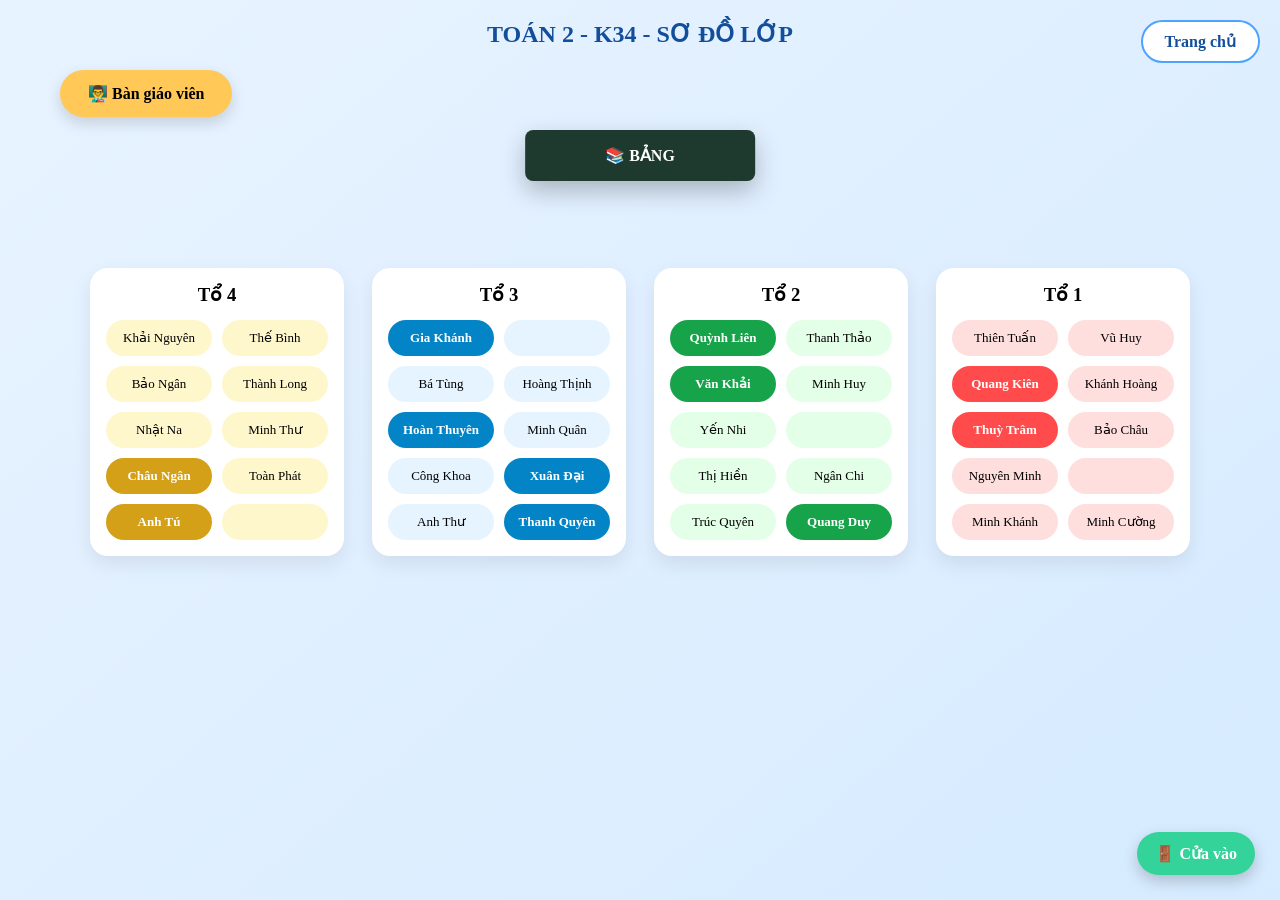
<file: sodolop2.html>
<!DOCTYPE html>
<html lang="vi">
<head>
<meta charset="UTF-8">
<title>Sơ đồ lớp Toán 2 K34</title>

<style>

:root{

--blue1:#e8f3ff;
--blue2:#d6ebff;
--blue3:#bfe2ff;
--blue4:#9dd3ff;

--seat1:#ffdede;
--seat2:#e3ffe7;
--seat3:#e5f4ff;
--seat4:#fff7cc;

--vip1:#ff4b4b;
--vip2:#16a34a;
--vip3:#0284c7;
--vip4:#d4a017;

}

*{
box-sizing:border-box;
margin:0;
padding:0;
}

body{

font-family:"Segoe UI";
background:linear-gradient(140deg,var(--blue1),var(--blue2));
overflow-x:hidden;
min-height:100vh;

}

/* HEADER */

.header{

position:relative;
display:flex;
justify-content:center;
align-items:center;
padding:20px;

}

.title{

font-size:24px;
font-weight:700;
color:#134e9b;

}

.home{

position:absolute;
right:20px;
top:20px;
padding:10px 22px;
border-radius:30px;
text-decoration:none;
background:white;
border:2px solid #4da3ff;
color:#134e9b;
font-weight:600;
transition:0.3s;

}

.home:hover{

background:#4da3ff;
color:white;
transform:scale(1.05);

}

/* TEACHER */

.teacher{

position:absolute;
left:60px;
top:70px;
background:#ffc857;
padding:14px 28px;
border-radius:25px;
font-weight:bold;
box-shadow:0 6px 15px rgba(0,0,0,0.15);

}

/* BOARD */

.board{

position:absolute;
top:130px;
left:50%;
transform:translateX(-50%);
background:#1e3a2f;
color:white;
padding:16px 80px;
border-radius:8px;
font-weight:bold;
box-shadow:0 10px 25px rgba(0,0,0,0.25);

}

/* CLASS */

.container{

max-width:1100px;
margin:auto;
padding-top:200px;

}

.classroom{

display:grid;
grid-template-columns:repeat(4,1fr);
gap:28px;

}

.group{

background:white;
border-radius:18px;
padding:16px;
box-shadow:0 8px 20px rgba(0,0,0,0.08);
transition:0.3s;

}

.group:hover{

transform:translateY(-5px);

}

.group h3{

text-align:center;
margin-bottom:14px;

}

/* SEATS */

.members{

display:grid;
grid-template-columns:repeat(2,1fr);
gap:10px;

}

.seat{

padding:10px;
border-radius:25px;
text-align:center;
font-size:13px;
cursor:grab;
transition:0.25s;

}

.seat:hover{

transform:translateY(-5px) scale(1.08);
box-shadow:0 8px 18px rgba(0,0,0,0.25);

}

.vip{

color:white;
font-weight:600;

}

.group1 .seat{background:var(--seat1)}
.group2 .seat{background:var(--seat2)}
.group3 .seat{background:var(--seat3)}
.group4 .seat{background:var(--seat4)}

.group1 .vip{background:var(--vip1)}
.group2 .vip{background:var(--vip2)}
.group3 .vip{background:var(--vip3)}
.group4 .vip{background:var(--vip4)}

/* DOOR */

.door{

position:fixed;
right:25px;
bottom:25px;
background:#34d399;
color:white;
padding:12px 18px;
border-radius:30px;
font-weight:bold;
box-shadow:0 6px 15px rgba(0,0,0,0.2);

}

/* FLOATING BUBBLES */

.bubble{

position:fixed;
bottom:-60px;
width:20px;
height:20px;
background:rgba(255,255,255,0.5);
border-radius:50%;
animation:float 10s linear infinite;

}

@keyframes float{

0%{transform:translateY(0) scale(1)}
100%{transform:translateY(-120vh) scale(1.5)}

}

/* CLICK BUBBLE */

.clickBubble{

position:absolute;
width:10px;
height:10px;
border-radius:50%;
background:#9bd4ff;
animation:pop 1s forwards;

}

@keyframes pop{

0%{opacity:1;transform:scale(1)}
100%{opacity:0;transform:scale(6)}

}

</style>
</head>

<body>

<div class="header">
<div class="title">TOÁN 2 - K34 - SƠ ĐỒ LỚP</div>
<a class="home" href="menu1.html">Trang chủ</a>
</div>

<div class="teacher">👨‍🏫 Bàn giáo viên</div>

<div class="board">📚 BẢNG</div>

<div class="container">

<div class="classroom">

<!-- TỔ 4 -->
<div class="group group4">
<h3>Tổ 4</h3>
<div class="members">
<div class="seat">Khải Nguyên</div>
<div class="seat">Thế Bình</div>
<div class="seat">Bảo Ngân</div>
<div class="seat">Thành Long</div>
<div class="seat">Nhật Na</div>
<div class="seat">Minh Thư</div>
<div class="seat vip">Châu Ngân</div>
<div class="seat">Toàn Phát</div>
<div class="seat vip">Anh Tú</div>
<div class="seat"></div>
</div>
</div>

<!-- TỔ 3 -->
<div class="group group3">
<h3>Tổ 3</h3>
<div class="members">
<div class="seat vip">Gia Khánh</div>
<div class="seat"></div>
<div class="seat">Bá Tùng</div>
<div class="seat">Hoàng Thịnh</div>
<div class="seat vip">Hoàn Thuyên</div>
<div class="seat">Minh Quân</div>
<div class="seat">Công Khoa</div>
<div class="seat vip">Xuân Đại</div>
<div class="seat">Anh Thư</div>
<div class="seat vip">Thanh Quyên</div>
</div>
</div>

<!-- TỔ 2 -->
<div class="group group2">
<h3>Tổ 2</h3>
<div class="members">
<div class="seat vip">Quỳnh Liên</div>
<div class="seat">Thanh Thảo</div>
<div class="seat vip">Văn Khải</div>
<div class="seat">Minh Huy</div>
<div class="seat">Yến Nhi</div>
<div class="seat"></div>
<div class="seat">Thị Hiền</div>
<div class="seat">Ngân Chi</div>
<div class="seat">Trúc Quyên</div>
<div class="seat vip">Quang Duy</div>
</div>
</div>

<!-- TỔ 1 -->
<div class="group group1">
<h3>Tổ 1</h3>
<div class="members">
<div class="seat">Thiên Tuấn</div>
<div class="seat">Vũ Huy</div>
<div class="seat vip">Quang Kiên</div>
<div class="seat">Khánh Hoàng</div>
<div class="seat vip">Thuỳ Trâm</div>
<div class="seat">Bảo Châu</div>
<div class="seat">Nguyên Minh</div>
<div class="seat"></div>
<div class="seat">Minh Khánh</div>
<div class="seat">Minh Cường</div>
</div>
</div>

</div>
</div>

<div class="door">🚪 Cửa vào</div>

<script>

/* DRAG SEAT */

let drag=null

document.querySelectorAll(".seat").forEach(seat=>{

seat.draggable=true

seat.addEventListener("dragstart",()=>{

drag=seat

})

seat.addEventListener("dragover",e=>e.preventDefault())

seat.addEventListener("drop",()=>{

if(drag){

let temp=seat.innerHTML
seat.innerHTML=drag.innerHTML
drag.innerHTML=temp

saveSeats()

}

})

})

/* SAVE */

function saveSeats(){

let arr=[]
document.querySelectorAll(".seat").forEach(s=>arr.push(s.innerHTML))
localStorage.setItem("seats",JSON.stringify(arr))

}

function loadSeats(){

let data=JSON.parse(localStorage.getItem("seats"))
if(!data)return

document.querySelectorAll(".seat").forEach((s,i)=>{

s.innerHTML=data[i]

})

}

loadSeats()

/* CLICK BUBBLE */

document.addEventListener("click",e=>{

let b=document.createElement("div")
b.className="clickBubble"
b.style.left=e.pageX+"px"
b.style.top=e.pageY+"px"

document.body.appendChild(b)

setTimeout(()=>b.remove(),1000)

})

/* FLOAT BUBBLE */

function spawnBubble(){

let b=document.createElement("div")
b.className="bubble"

b.style.left=Math.random()*100+"vw"
b.style.width=b.style.height=(10+Math.random()*30)+"px"
b.style.animationDuration=(6+Math.random()*6)+"s"

document.body.appendChild(b)

setTimeout(()=>b.remove(),12000)

}

setInterval(spawnBubble,700)

</script>

</body>
</html>
</file>
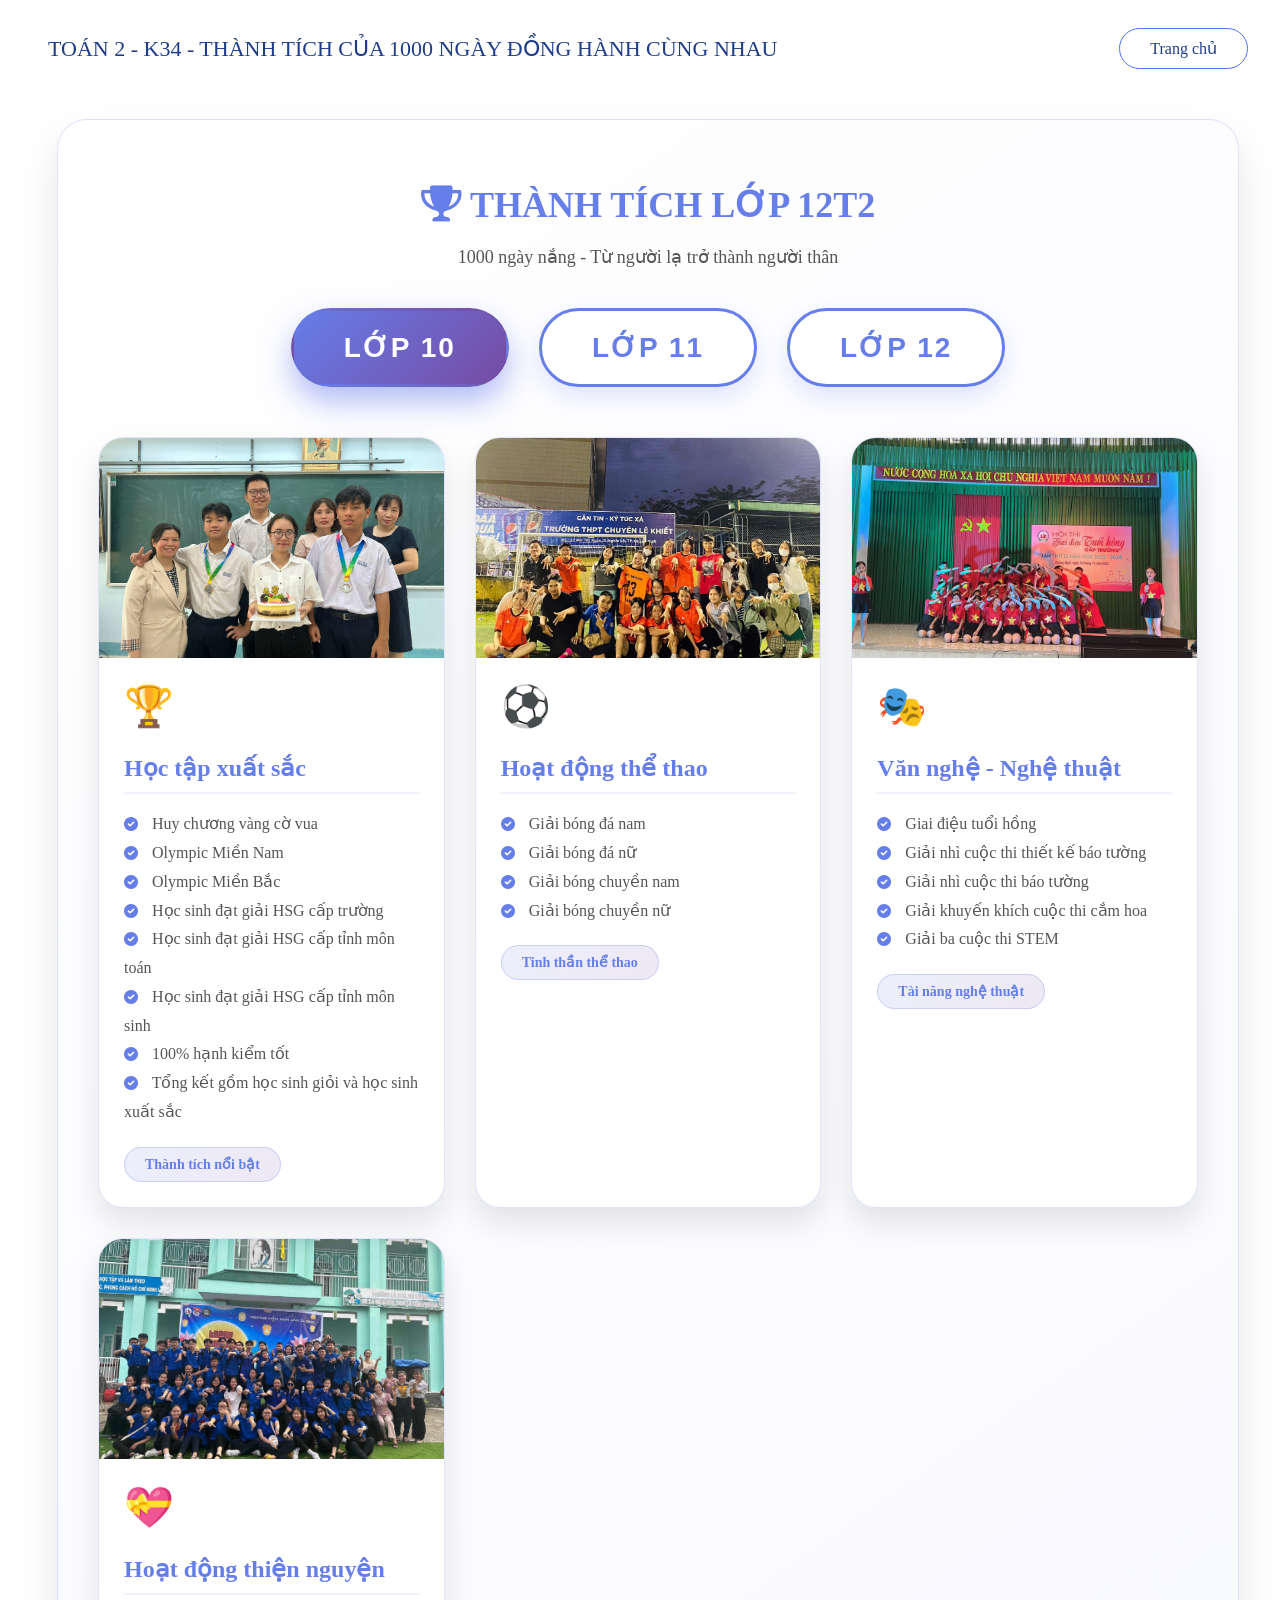
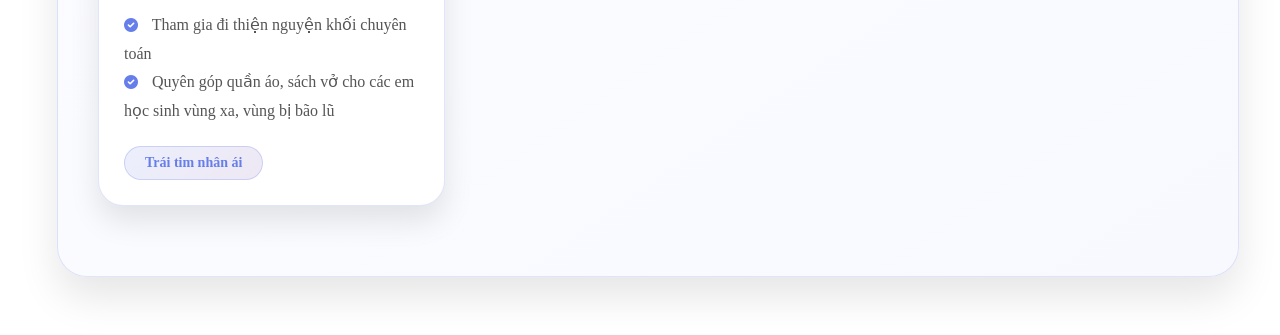
<file: thanhtich.html>
<!DOCTYPE html>
<html lang="vi">
<head>
    <meta charset="UTF-8">
    <meta name="viewport" content="width=device-width, initial-scale=1.0">
    <title>Thành Tích Lớp - 12T2</title>
    <link rel="stylesheet" href="style.css">
    <!-- Font Awesome cho icons -->
    <link rel="stylesheet" href="https://cdnjs.cloudflare.com/ajax/libs/font-awesome/6.0.0/css/all.min.css">
    <div class="wrapper">
        <div class="header">
            <div class="title">TOÁN 2 - K34 - THÀNH TÍCH CỦA 1000 NGÀY ĐỒNG HÀNH CÙNG NHAU</div>
            <a href="menu1.html" class="page-btn">Trang chủ</a>
        </div>
    <style>
        /* CSS bổ sung riêng cho trang thành tích */
        .achievement-container {
            max-width: 1100px;
            margin: 30px auto;
            padding: 40px;
            background: linear-gradient(145deg, #ffffff 0%, #f8f9ff 100%);
            border-radius: 30px;
            box-shadow: 0 20px 40px rgba(0,0,0,0.1);
            border: 1px solid rgba(103, 126, 234, 0.2);
        }

        /* 3 nút LỚP 10, 11, 12 to rõ */
        .grade-buttons {
            display: flex;
            justify-content: center;
            gap: 30px;
            margin: 40px 0 50px;
            flex-wrap: wrap;
        }

        .grade-btn {
            padding: 20px 50px;
            font-size: 28px;
            font-weight: 700;
            border: none;
            border-radius: 60px;
            background: white;
            color: #667eea;
            cursor: pointer;
            transition: all 0.3s ease;
            border: 3px solid #667eea;
            box-shadow: 0 10px 25px rgba(102, 126, 234, 0.2);
            min-width: 200px;
            letter-spacing: 2px;
        }

        .grade-btn:hover {
            transform: translateY(-8px);
            box-shadow: 0 20px 35px rgba(102, 126, 234, 0.4);
            background: #667eea;
            color: white;
        }

        .grade-btn.active {
            background: linear-gradient(135deg, #667eea, #764ba2);
            color: white;
            border-color: transparent;
            box-shadow: 0 15px 30px rgba(102, 126, 234, 0.5);
        }

        /* Nội dung các khối lớp */
        .grade-content {
            display: none;
            animation: fadeIn 0.5s ease;
        }

        .grade-content.active {
            display: block;
        }

        @keyframes fadeIn {
            from {
                opacity: 0;
                transform: translateY(20px);
            }
            to {
                opacity: 1;
                transform: translateY(0);
            }
        }

        /* Grid thành tích */
        .achievement-grid {
            display: grid;
            grid-template-columns: repeat(auto-fit, minmax(320px, 1fr));
            gap: 30px;
            margin: 30px 0;
        }

        /* Card thành tích */
        .achievement-card {
            background: white;
            border-radius: 25px;
            overflow: hidden;
            box-shadow: 0 15px 30px rgba(0,0,0,0.1);
            transition: all 0.3s ease;
            border: 1px solid rgba(102, 126, 234, 0.2);
        }

        .achievement-card:hover {
            transform: translateY(-10px);
            box-shadow: 0 25px 45px rgba(102, 126, 234, 0.25);
        }

        /* Khung ảnh minh họa */
        .card-image {
            width: 100%;
            height: 220px;
            background: linear-gradient(135deg, #667eea, #764ba2);
            position: relative;
            overflow: hidden;
        }

        .image-placeholder {
            width: 100%;
            height: 100%;
            display: flex;
            flex-direction: column;
            align-items: center;
            justify-content: center;
            color: white;
            background: rgba(0, 0, 0, 0.2);
            backdrop-filter: blur(5px);
        }

        .image-placeholder i {
            font-size: 4rem;
            margin-bottom: 10px;
            opacity: 0.9;
        }

        .image-placeholder span {
            background: rgba(255, 255, 255, 0.2);
            padding: 8px 20px;
            border-radius: 50px;
            font-size: 16px;
        }

        .card-image img {
            width: 100%;
            height: 100%;
            object-fit: cover;
            display: none;
        }

        .card-image.has-image .image-placeholder {
            display: none;
        }

        .card-image.has-image img {
            display: block;
        }

        .card-content {
            padding: 25px;
        }

        .card-icon {
            font-size: 2.5rem;
            margin-bottom: 15px;
        }

        .achievement-card h3 {
            font-size: 1.5rem;
            color: #667eea;
            margin-bottom: 15px;
            border-bottom: 2px solid #f0f3ff;
            padding-bottom: 10px;
        }

        .achievement-card p {
            color: #555;
            line-height: 1.8;
            margin-bottom: 20px;
            font-size: 16px;
        }

        .achievement-card p i {
            color: #667eea;
            margin-right: 10px;
            font-size: 14px;
        }

        .badge {
            display: inline-block;
            padding: 8px 20px;
            background: linear-gradient(135deg, #667eea20, #764ba220);
            color: #667eea;
            border-radius: 50px;
            font-size: 14px;
            font-weight: 600;
            border: 1px solid #667eea40;
        }

        .bg-music-player {
            position: fixed;
            width: 1px;
            height: 1px;
            overflow: hidden;
            opacity: 0;
            pointer-events: none;
        }

        .bg-music-player iframe {
            width: 1px;
            height: 1px;
        }

        /* Responsive */
        @media (max-width: 768px) {
            .wrapper {
                width: 100%;
                padding: 20px;
            }
            
            .grade-btn {
                padding: 15px 30px;
                font-size: 22px;
                min-width: 150px;
            }
            
            .achievement-grid {
                grid-template-columns: 1fr;
            }
        }
    </style>
</head>
<body>
   <div class="bg-music-player" aria-hidden="true">
        <iframe
            src="https://www.youtube.com/embed/CBZspzEZH1g?autoplay=1&loop=1&playlist=CBZspzEZH1g&controls=0&mute=0"
            title="Nhạc nền trang thành tích"
            frameborder="0"
            allow="autoplay; encrypted-media"
            referrerpolicy="strict-origin-when-cross-origin">
        </iframe>
    </div>
    <!-- Nội dung trang thành tích -->
    <div class="achievement-container">
        <h1 style="text-align: center; font-size: 36px; color: #667eea; margin-bottom: 20px;">
            <i class="fas fa-trophy"></i> THÀNH TÍCH LỚP 12T2
        </h1>
        <p style="text-align: center; font-size: 18px; color: #555; margin-bottom: 40px;">
            1000 ngày nắng - Từ người lạ trở thành người thân
        </p>

        <!-- 3 nút LỚP 10, 11, 12 -->
        <div class="grade-buttons">
            <button class="grade-btn active" onclick="showGrade(10)">LỚP 10</button>
            <button class="grade-btn" onclick="showGrade(11)">LỚP 11</button>
            <button class="grade-btn" onclick="showGrade(12)">LỚP 12</button>
        </div>

        <!-- Nội dung Lớp 10 -->
        <div id="grade10" class="grade-content active">
            <div class="achievement-grid">
                <!-- Card 1 - Học tập (chưa có ảnh, hiển thị placeholder) -->
                <div class="achievement-card">
                    <div class="card-image has-image" id="img10-1">
                        <div class="image-placeholder">
                            <i class="fas fa-graduation-cap"></i>
                            <span>Ảnh hoạt động học tập</span>
                        </div>
                        <img src="olympic(1).jpg" alt="Học tập lớp 10">
                    </div>
                    <div class="card-content">
                        <div class="card-icon">🏆</div>
                        <h3>Học tập xuất sắc</h3>
                        <p><i class="fas fa-check-circle"></i> Huy chương vàng cờ vua<br>
                            <i class="fas fa-check-circle"></i> Olympic Miền Nam<br>
                            <i class="fas fa-check-circle"></i> Olympic Miền Bắc <br>
                           <i class="fas fa-check-circle"></i> Học sinh đạt giải HSG cấp trường<br>
                           <i class="fas fa-check-circle"></i> Học sinh đạt giải HSG cấp tỉnh môn toán<br>
                           <i class="fas fa-check-circle"></i> Học sinh đạt giải HSG cấp tỉnh môn sinh<br>
                           <i class="fas fa-check-circle"></i> 100% hạnh kiểm tốt<br>
                           <i class="fas fa-check-circle"></i> Tổng kết gồm học sinh giỏi và học sinh xuất sắc</p>
                        <span class="badge">Thành tích nổi bật</span>
                    </div>
                </div>

                <!-- Card 2 - Thể thao (chưa có ảnh) -->
                <div class="achievement-card">
                    <div class="card-image has-image" id="img10-2">
                        <div class="image-placeholder">
                            <i class="fas fa-futbol"></i>
                            <span>Ảnh hoạt động thể thao</span>
                        </div>
                        <img src="hkpđtruonglop10.jpg" alt="Thể thao lớp 10">
                    </div>
                    <div class="card-content">
                        <div class="card-icon">⚽</div>
                        <h3>Hoạt động thể thao</h3>
                        <p><i class="fas fa-check-circle"></i> Giải bóng đá nam <br>
                           <i class="fas fa-check-circle"></i> Giải bóng đá nữ  <br>
                           <i class="fas fa-check-circle"></i> Giải bóng chuyền nam  <br>
                           <i class="fas fa-check-circle"></i> Giải bóng chuyền nữ</p>
                        <span class="badge">Tinh thần thể thao</span>
                    </div>
                </div>

                <!-- Card 3 - Văn nghệ (chưa có ảnh) -->
                <div class="achievement-card">
                    <div class="card-image has-image" id="img10-3">
                        <div class="image-placeholder">
                            <i class="fas fa-music"></i>
                            <span>Ảnh văn nghệ</span>
                        </div>
                        <img src="giaidieutuoihong10.jpg" alt="Văn nghệ lớp 10">
                    </div>
                    <div class="card-content">
                        <div class="card-icon">🎭</div>
                        <h3>Văn nghệ - Nghệ thuật</h3>
                        <p><i class="fas fa-check-circle"></i> Giai điệu tuổi hồng <br>
                           <i class="fas fa-check-circle"></i> Giải nhì cuộc thi thiết kế báo tường<br>
                           <i class="fas fa-check-circle"></i> Giải nhì cuộc thi báo tường<br>
                           <i class="fas fa-check-circle"></i> Giải khuyến khích cuộc thi cắm hoa <br>
                           <i class="fas fa-check-circle"></i> Giải ba cuộc thi STEM</p>
                        <span class="badge">Tài năng nghệ thuật</span>
                    </div>
                </div>

                <!-- Card 4 - Tình nguyện (đã có ảnh) -->
                <div class="achievement-card">
                    <div class="card-image has-image" id="img10-4">
                        <div class="image-placeholder">
                            <i class="fas fa-graduation-cap"></i>
                            <span>Ảnh hoạt động học tập</span>
                        </div>
                        <img src="thiennguyenlop10.jpg" alt="Thiện nguyện lớp 10">
                    </div>
                    <div class="card-content">
                        <div class="card-icon">💝</div>
                        <h3>Hoạt động thiện nguyện</h3>
                        <p><i class="fas fa-check-circle"></i> Tham gia đi thiện nguyện khối chuyên toán  <br>
                           <i class="fas fa-check-circle"></i> Quyên góp quần áo, sách vở cho các em học sinh vùng xa, vùng bị bão lũ <br></p>
                        <span class="badge">Trái tim nhân ái</span>
                    </div>
                </div>
            </div>
        </div>

        <!-- Nội dung Lớp 11 -->
        <div id="grade11" class="grade-content">
            <div class="achievement-grid">
                <!-- Card 1 - Học tập lớp 11 (chưa có ảnh) -->
                <div class="achievement-card">
                    <div class="card-image" id="img11-1">
                        <div class="image-placeholder">
                            <i class="fas fa-book-open"></i>
                            <span>Ảnh học tập lớp 11</span>
                        </div>
                        <img src="hoctap11.JPG" alt="Học tập lớp 11">
                    </div>
                    <div class="card-content">
                        <div class="card-icon">📚</div>
                        <h3>Thành tích học tập</h3>
                        <p><i class="fas fa-check-circle"></i> 1 giải ba HSGQG môn toán<br>
                             <i class="fas fa-check-circle"></i> 1 giải KK HSGQG môn sinh<br>
                            <i class="fas fa-check-circle"></i> Olympic Miền Nam<br>
                            <i class="fas fa-check-circle"></i> Olympic Miền Bắc <br>
                            <i class="fas fa-check-circle"></i> 1 giải ba kì thi Olympia cấp trường <br>
                           <i class="fas fa-check-circle"></i> Học sinh đạt giải cao trong kì thi chọn HSG cấp trường<br>
                           <i class="fas fa-check-circle"></i> Học sinh đạt giải cao trong kì thi chọn HSG cấp tỉnh môn toán<br>
                           <i class="fas fa-check-circle"></i> 2 học sinh đạt giải cao trong kì thi chọn HSG cấp tỉnh môn sinh<br>
                           <i class="fas fa-check-circle"></i> 100% học sinh hạnh kiểm tốt<br>
                           <i class="fas fa-check-circle"></i> Tổng kết có học sinh giỏi, học sinh xuất sắc <br>
                           <i class="fas fa-check-circle"></i> Tập thể tiên tiến</p>
                        <span class="badge">Vươn xa</span>
                    </div>
                </div>

                <!-- Card 2 - Ngoại khóa (chưa có ảnh) -->
                <div class="achievement-card">
                    <div class="card-image has-image" id="img11-2">
                        <div class="image-placeholder">
                            <i class="fas fa-campground"></i>
                            <span>Ảnh hoạt động ngoại khóa</span>
                        </div>
                        <img src="giaidieutuoihong11.jpeg" alt="Ngoại khóa lớp 11">
                    </div>
                    <div class="card-content">
                        <div class="card-icon">🏕️</div>
                        <h3>Hoạt động ngoại khóa</h3>
                        <p><i class="fas fa-check-circle"></i> Tổ chức thành công hội trại<br>
                            <i class="fas fa-check-circle"></i>100% tham gia đầy đủ hội trại và các cuộc thi <br>
                            <i class="fas fa-check-circle"></i>Giải ba cuộc thi STEM <br>
                           <i class="fas fa-check-circle"></i>Giải nhì cuộc thi cắm hoa <br>
                           <i class="fas fa-check-circle"></i> Giải ba cuộc thi thiết kế báo tường</p>
                        <span class="badge">Năng động</span>
                    </div>
                </div>

                <!-- Card 3 - Tiếp sức mùa thi (đã có ảnh) -->
                <div class="achievement-card">
                    <div class="card-image" id="img11-3">
                        <div class="image-placeholder">
                            <i class="fas fa-hand-holding-heart"></i>
                            <span>Ảnh tình nguyện</span>
                        </div>
                        <img src="trailop11.jpg" alt="Tiếp sức mùa thi">
                    </div>
                    <div class="card-content">
                        <div class="card-icon">🤝</div>
                        <h3>Hoạt động tình nguyện</h3>
                        <p><i class="fas fa-check-circle"></i>6 tình nguyện viên TSMT <br>
                           <i class="fas fa-check-circle"></i> Hỗ trợ thí sinh thi vào 10<br>
                           <i class="fas fa-check-circle"></i> Hỗ trợ thí sinh thi tốt nghiệp THPTQG <br>
                           <i class="fas fa-check-circle"></i> 100% tham gia thiện nguyện khối chuyên toán <br>
                           <i class="fas fa-check-circle"></i> Quyên góp sách vở, quần áo cho các bạn vùng sâu vùng xa, vùng chịu ảnh hưởng bão, lũ, sạt lỡ</p>
                        <span class="badge">Tình nguyện</span>
                    </div>
                </div>
            </div>
        </div>

        <!-- Nội dung Lớp 12 -->
        <div id="grade12" class="grade-content">
            <div class="achievement-grid">
                <!-- Card 1 - Hoạt động thể thao (chưa có ảnh) -->
                <div class="achievement-card">
                    <div class="card-image" id="img12-1">
                        <div class="image-placeholder">
                            <i class="fas fa-trophy"></i>
                            <span>Ảnh thể thao</span>
                        </div>
                        <img src="bongda.jpg" alt="Hoạt động thể thao">
                    </div>
                    <div class="card-content">
                        <div class="card-icon">🎉</div>
                        <h3>Hoạt động thể thao</h3>
                        <p>
                            <i class="fas fa-check-circle"></i> 1 học sinh đạt giải nhì bơi trong hội thi Hội khỏe phù đổng cấp trường <br>
                            <i class="fas fa-check-circle"></i> Tập thể nam đạt hạng 3 bóng đá nam trong hội thi Hội khỏe phù đổng cấp trường <br>
                            <i class="fas fa-check-circle"></i> Tập thể nữ tiến vào tứ kết bóng đá nữ trong hội thi Hội khỏe phù đổng cấp trường
                        </p>
                        <span class="badge">Rực rỡ</span>
                    </div>
                </div>

                <!-- Card 2 - Thành tích cuối cấp (đã có ảnh) -->
                <div class="achievement-card">
                    <div class="card-image has-image" id="img12-2">
                        <div class="image-placeholder">
                            <i class="fas fa-trophy"></i>
                            <span>Ảnh tổng kết</span>
                        </div>
                        <img src="LeXuanDai.JPG" alt="Tổng kết lớp 12">
                    </div>
                    <div class="card-content">
                        <div class="card-icon">🎉</div>
                        <h3>Thành tích cuối cấp</h3>
                        <p>
                            <i class="fas fa-check-circle"></i> 1 HS đạt giải nhì HSG quốc gia môn toán <br>
                            <i class="fas fa-check-circle"></i> 1 học sinh giải nhất Olympia cấp trường <br>    
                            <i class="fas fa-check-circle"></i> Vũ Thiên Tuấn giành vòng nguyệt quế Tuần 1 Tháng 1 Quý IV năm thứ 25 với 245 điểm.<br>
                            <i class="fas fa-check-circle"></i> Gia Khánh đạt top 1 toàn quốc kì thi HSE, giành học bổng du học Nga <br>
                            <i class="fas fa-check-circle"></i> HS đạt giải cao trong kỳ thi HSG cấp trường <br>
                            <i class="fas fa-check-circle"></i> HS đạt giải cao trong kỳ thi HSG cấp tỉnh môn toán<br>
                            <i class="fas fa-check-circle"></i> 1 Thủ khoa trong kỳ thi HSG cấp tỉnh môn toán <br>
                            <i class="fas fa-check-circle"></i> 3 HS đạt giải cao trong kỳ thi HSG cấp tỉnh môn lý<br>
                            <i class="fas fa-check-circle"></i> 1 HS đạt giải nhì trong kỳ thi HSG cấp tỉnh môn sinh
                        </p>
                        <span class="badge">Rực rỡ</span>
                    </div>
                </div>

                <!-- Card 3 - Văn nghệ - Thiện nguyện (đã có ảnh) -->
                <div class="achievement-card">
                    <div class="card-image has-image" id="img12-3">
                        <div class="image-placeholder">
                            <i class="fas fa-rocket"></i>
                            <span>Văn nghệ-Nghệ thuật</span>
                        </div>
                        <img src="thiennguyenkhoitoan.jpg" alt="Văn nghệ-Nghệ thuật">
                    </div>
                    <div class="card-content">
                        <div class="card-icon">🚀</div>
                        <h3>Văn nghệ - Thiện nguyện</h3>
                        <p>
                            <i class="fas fa-check-circle"></i> Tham gia cuộc thi nhảy Flashmob của trường <br>
                            <i class="fas fa-check-circle"></i> 100% tham gia hội trại 26/03 <br>
                            <i class="fas fa-check-circle"></i> Tham gia tình nguyện ở trường mầm non Sơn Nham - Sơn Hà <br>
                            <i class="fas fa-check-circle"></i> Quyên góp sách vở, quần áo cũ cho các học sinh vùng sâu vùng xa, vùng chịu ảnh hưởng bão lũ
                        </p>
                        <span class="badge">Tương lai sáng</span>
                    </div>
                </div>
            </div>
        </div>
    </div>

    <script>
        // Hàm chuyển đổi giữa các khối lớp
        function showGrade(grade) {
            // Ẩn tất cả nội dung
            document.getElementById('grade10').classList.remove('active');
            document.getElementById('grade11').classList.remove('active');
            document.getElementById('grade12').classList.remove('active');
            
            // Hiện nội dung được chọn
            document.getElementById('grade' + grade).classList.add('active');
            
            // Cập nhật trạng thái active của nút
            const buttons = document.querySelectorAll('.grade-btn');
            buttons.forEach(button => {
                button.classList.remove('active');
            });
            
            // Đánh dấu nút được chọn
            document.querySelector(`.grade-btn[onclick="showGrade(${grade})"]`).classList.add('active');
        }
    </script>
</body>
</html>
</file>
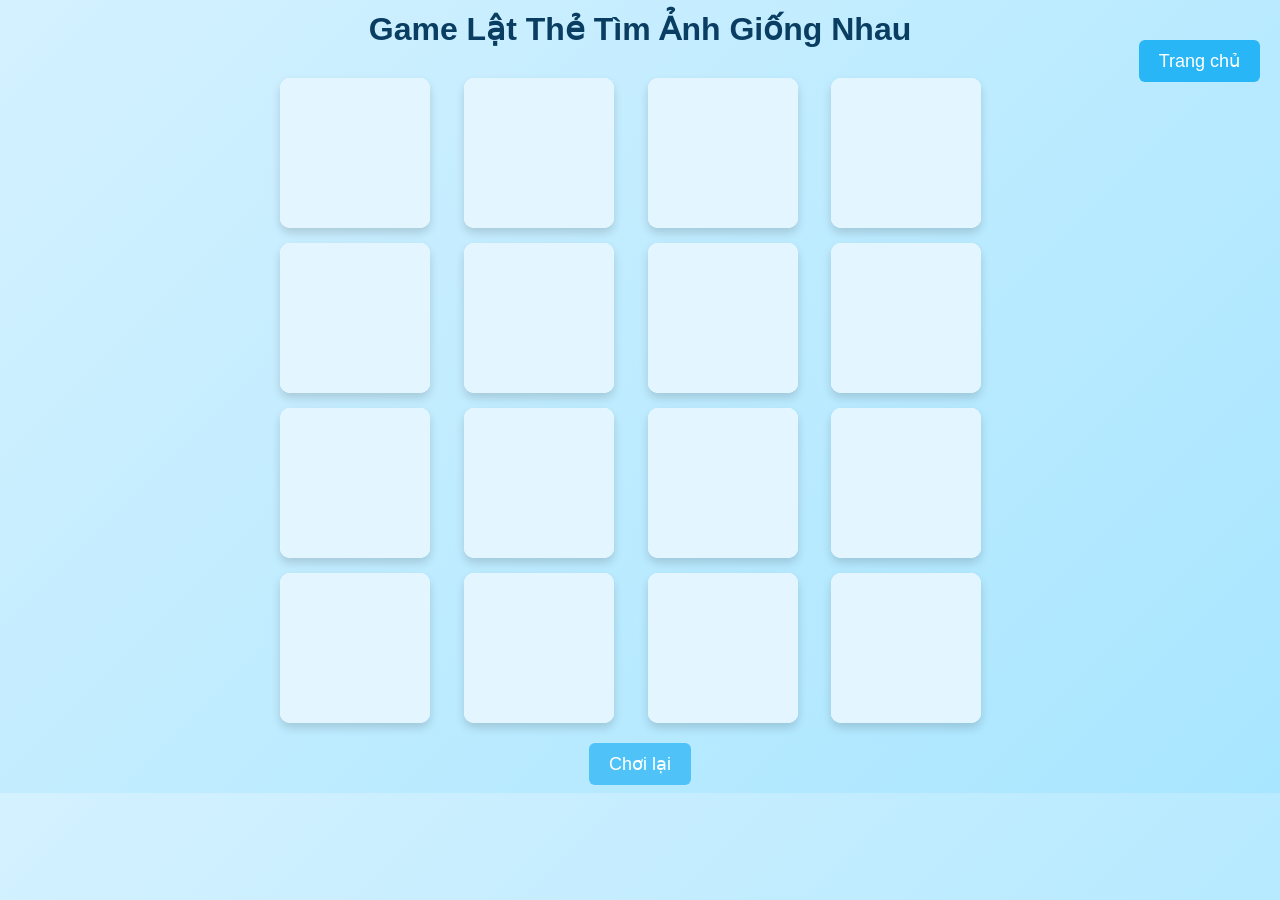
<file: trochoi.html>
<!DOCTYPE html>
<html lang="vi">
<head>
<meta charset="UTF-8">
<title>Game Tìm 2 Ảnh Giống Nhau</title>

<style>

body{
font-family: Arial;
background: linear-gradient(135deg,#d4f1ff,#a8e6ff);
text-align:center;
color:#0a3d62;
overflow-x:hidden;
}

h1{
margin-top:10px;
}

.game-board{
width:720px;
margin:auto;
display:grid;
grid-template-columns: repeat(4,1fr);
gap:15px;
margin-top:30px;
}

.card{
width:150px;
height:150px;
background:#ffffff;
border-radius:10px;
cursor:pointer;
position:relative;
transform-style: preserve-3d;
transition: transform 0.5s;
box-shadow:0 5px 10px rgba(0,0,0,0.15);
}

.card.flip{
transform: rotateY(180deg);
}

.front, .back{
position:absolute;
width:100%;
height:100%;
border-radius:10px;
backface-visibility:hidden;
}

.front{
background:#e3f6ff;
}

.back{
transform: rotateY(180deg);
}

.back img{
width:100%;
height:100%;
border-radius:10px;
object-fit:cover;
}

.matched{
visibility:hidden;
}

button{
padding:10px 20px;
font-size:18px;
border:none;
border-radius:6px;
cursor:pointer;
margin-top:20px;
}

#restart{
background:#4fc3f7;
color:white;
}

#home{
position:absolute;
right:20px;
top:20px;
background:#29b6f6;
color:white;
}

#win{
display:none;
font-size:40px;
margin-top:20px;
animation: win 1s infinite alternate;
}

@keyframes win{
from{transform:scale(1)}
to{transform:scale(1.2)}
}

/* Bong bóng */

.bubble{
position:fixed;
border-radius:50%;
pointer-events:none;
animation: bubbleFloat 2s linear forwards;
}

@keyframes bubbleFloat{
0%{
transform:translateY(0) scale(1);
opacity:1;
}
100%{
transform:translateY(-120px) scale(1.5);
opacity:0;
}
}

</style>
</head>

<body>

<button id="home" onclick="window.location.href='menu1.html'">Trang chủ</button>

<h1>Game Lật Thẻ Tìm Ảnh Giống Nhau</h1>

<div id="win">🎉 Bạn đã thắng! 🎉</div>

<div class="game-board" id="board"></div>

<button id="restart">Chơi lại</button>

<!-- Âm thanh -->
<audio id="flipSound" src="https://assets.mixkit.co/sfx/preview/mixkit-game-click-1114.mp3"></audio>
<audio id="winSound" src="https://assets.mixkit.co/sfx/preview/mixkit-winning-chimes-2015.mp3"></audio>

<!-- Nhạc nền -->
<audio id="bgMusic" autoplay loop>
<source src="https://assets.mixkit.co/music/preview/mixkit-game-level-music-689.mp3">
</audio>

<script>

const images=[
"choicuoi11.jpeg",
"m.quan.jpg",
"mthu.jpg",
"Chi.jpg",
"Cuong.jpg",
"GKhanh.jpg",
"Minh.JPG",
"Tuan.jpg"
];

let cards=[...images,...images];

cards.sort(()=>0.5-Math.random());

const board=document.getElementById("board");

let firstCard=null;
let secondCard=null;
let lock=false;
let matched=0;

cards.forEach(img=>{

const card=document.createElement("div");
card.classList.add("card");

card.innerHTML=`
<div class="front"></div>
<div class="back">
<img src="${img}">
</div>
`;

card.dataset.image=img;

card.addEventListener("click",flipCard);

board.appendChild(card);

});

function flipCard(){

if(lock) return;
if(this===firstCard) return;

document.getElementById("flipSound").play();

this.classList.add("flip");

if(!firstCard){
firstCard=this;
return;
}

secondCard=this;

checkMatch();

}

function checkMatch(){

if(firstCard.dataset.image===secondCard.dataset.image){

firstCard.classList.add("matched");
secondCard.classList.add("matched");

matched++;

reset();

if(matched===8){

document.getElementById("win").style.display="block";
document.getElementById("winSound").play();

}

}else{

lock=true;

setTimeout(()=>{

firstCard.classList.remove("flip");
secondCard.classList.remove("flip");

reset();

},1000)

}

}

function reset(){

[firstCard,secondCard]=[null,null];
lock=false;

}

document.getElementById("restart").onclick=()=>{
location.reload();
}

/* Hiệu ứng bong bóng khi click */

document.addEventListener("click",function(e){

for(let i=0;i<6;i++){

const bubble=document.createElement("div");

bubble.className="bubble";

const size=Math.random()*20+10;

bubble.style.width=size+"px";
bubble.style.height=size+"px";

bubble.style.left=(e.clientX+(Math.random()*40-20))+"px";
bubble.style.top=(e.clientY+(Math.random()*40-20))+"px";

bubble.style.background="rgba(120,200,255,0.6)";

document.body.appendChild(bubble);

setTimeout(()=>{
bubble.remove();
},2000)

}

});

</script>

</body>
</html>
</file>
<file: style.css>
web/
├── index.html
├── menu1.html
├── gioithieu.html
├── kiniem.html
├── thanhtich.html
├── sodolop2.html
├── style.css
└── memory.html
└── img/
       ├── 20_10_2025.jpg
       ├── stem11giainhi.jpeg
       ├── 26_3_2024.jpeg
       ├── 20_11_2023.jpg
       ├── 9_4_2025.jpg
       ├── thiennguyenlop10.jpg
       ├── trailop10.jpeg
       ├── boy_s_day.jpeg
       ├── baotuonglop10.jpeg
       ├── choicuoi11.jpeg
       ├── choicuoinam.PNG
       ├── giaidieutuoihong10.jpeg
       └── thiennguyenkhoitoan.jpg
└──game/
       │
       ├── game.html
       ├── choicuoi11.jpg
       ├── m.quan.jpg
       ├── mthu.jpg
       ├── Chi.jpg
       ├── Cuong.jpg
       ├── GKhanh.jpg
       ├── Minh.JPG
       └── Tuan.jpg

* {
       margin: 0;
       padding: 0;
       box-sizing: border-box;
       font-family: "Times New Roman", serif;
}
       
.body {
       min-height: 100vh;
       background: linear-gradient(to bottom, #8fb3ff, #eef4ff);
       display: flex;
       justify-content: center;
}
       
       
.wrapper {
       width: 1200px;
       min-height: 100vh;
       padding: 20px 40px;
}
       
.header {
       display: flex;
       justify-content: space-between;
       align-items: center;
       margin-bottom: 50px;
}
       
.header .title {
       font-size: 22px;
       color: #1f3c88;
}
       
.header .page-btn {
       padding: 10px 30px;
       border-radius: 999px;
       border: 1.5px solid #4d73ff;
       background: transparent;
       color: #1f3c88;
       text-decoration: none;
       font-size: 16px;
}
.pill {
       padding: 14px 40px;
       background-color: #8fb3ff;
       border-radius: 999px;
       text-align: center;
       font-size: 18px;
       text-decoration: none;
       color: #000;
       border: 1.5px solid rgba(0,0,0,0.15);
       }
       
.pill.small {
       padding: 10px 24px;
       font-size: 14px;
       }
       
.pill.dark {
       background-color: #0b4fb3;
       color: white;
       border: none;
       }
.menu {
       display: grid;
       grid-template-columns: 1fr 1fr;
       gap: 40px 140px;
       justify-content: center;
       margin-top: 80px;
}
       
.menu .col {
       display: flex;
       flex-direction: column;
       gap: 30px;
       }
       
.intro {
       display: grid;
       grid-template-columns: 1.1fr 1fr;
       gap: 60px;
       align-items: center;
}
       
.intro .text {
       font-size: 18px;
       line-height: 1.8;
       color: #000;
}
       
.intro img {
       width: 100%;
       border-radius: 30px;
       }
       
.schema-menu {
       display: grid;
       grid-template-columns: 1fr 1fr;
       gap: 35px 120px;
       justify-content: center;
       margin-top: 80px;
}
       
.class-map {
       display: flex;
       justify-content: space-between;
       margin-top: 50px;
}
       
.group {
       text-align: center;
}
       
.group h3 {
       margin-bottom: 20px;
       font-size: 18px;
}
       
.group .members {
       display: grid;
       grid-template-columns: repeat(2, 90px);
       gap: 12px;
       justify-content: center;
}
       
.student-table {
       width: 100%;
       border-collapse: collapse;
       background-color: rgba(255,255,255,0.6);
       border-radius: 20px;
       overflow: hidden;
}
       
.student-table th,
.student-table td {
       padding: 14px 10px;
       text-align: center;
       font-size: 16px;
}
       
.student-table thead {
       background-color: #8fb3ff;
}
       
.student-table th {
       font-weight: bold;
}
       
.student-table tr:nth-child(even) {
       background-color: rgba(255,255,255,0.4);
}
       
.student-table tr:hover {
       background-color: rgba(143,179,255,0.4);
}
       
.top-buttons{
       display: flex;
       justify-content: space-between;
       padding: 0 60px;
       margin-top: 20px;
}
       
.intro-class {
       max-width: 1100px;
       margin: 30px auto;
       padding: 40px;
       background: linear-gradient(145deg, #ffffff 0%, #f8f9ff 100%);
       border-radius: 30px;
       box-shadow: 0 20px 40px rgba(0,0,0,0.1);
       position: relative;
       border: 1px solid rgba(103, 126, 234, 0.2);
}
       
       /* Khung ảnh lớp */
.class-photo-container {
       display: grid;
       text-align: center;
       justify-items: center;      /* căn giữa các item trong lưới */
       justify-content: center;
       margin: 10px 0 30px 0;
}
       
.class-photo {
    width: 100%;
    max-width: 800px;
    height: auto;
    border-radius: 25px;
    box-shadow: 0 15px 30px rgba(0,0,0,0.2);
    border: 5px solid white;
    transition: transform 0.3s ease;
    cursor: pointer;
}

.class-photo:hover {
    transform: scale(1.02);
    box-shadow: 0 20px 40px rgba(102, 126, 234, 0.4);
}
       
.photo-caption {
       margin-top: 10px;
       font-size: 20px;
       color: #667eea;
       font-weight: 600;
       background: linear-gradient(135deg, #667eea20, #764ba220);
       padding: 8px 30px;
       border-radius: 50px;
       display: inline-block;
}
       
       /* Container thông tin lớp */
.class-info-container {
    background: linear-gradient(135deg, #667eea10, #764ba210);
    display: grid;
    border-radius: 30px;
    padding: 30px;
    margin: 20px 0;
    border: 2px dashed #667eea40;
}
       
       /* Thông tin lớp học */
.class-details {
       display: grid;
       grid-template-columns: repeat(auto-fit, minmax(300px, 1fr));
       gap: 25px;
       margin: 20px 0;
}
       
.info-card {
       background: white;
       padding: 25px;
       border-radius: 20px;
       box-shadow: 0 10px 25px rgba(102, 126, 234, 0.1);
       border-left: 5px solid #667eea;
       transition: all 0.3s ease;
}
       
       .info-card:hover {
       transform: translateY(-5px);
       box-shadow: 0 15px 35px rgba(102, 126, 234, 0.2);
}
       
.info-card strong {
       color: #667eea;
       font-size: 24px;
       display: block;
       margin-bottom: 15px;
       border-bottom: 2px solid #eee;
       padding-bottom: 8px;
}
       
.info-card p {
       margin: 12px 0;
       font-size: 18px;
       color: #333;
       display: flex;
       align-items: center;
       gap: 10px;
}
       
.info-card p::before {
       content: "•";
       color: #667eea;
       font-size: 24px;
       font-weight: bold;
}
       
       /* KHU VỰC GIÁO VIÊN */
       .teacher-section {
       margin: 40px 0 30px;
}
       
.section-title {
       text-align: center;
       font-size: 32px;
       font-weight: 700;
       color: #667eea;
       margin-bottom: 30px;
       position: relative;
}
       
.section-title::after {
       content: '';
       display: block;
       width: 100px;
       height: 4px;
       background: linear-gradient(90deg, #667eea, #764ba2);
       margin: 10px auto;
       border-radius: 2px;
}
       
.teacher-grid {
       display: grid;
       grid-template-columns: repeat(auto-fit, minmax(250px, 1fr));
       gap: 30px;
       justify-content: center;
       max-width: 600px;
       margin: 0 auto;
}

.teacher-card {
       background: white;
       border-radius: 20px;
       padding: 25px;
       text-align: center;
       box-shadow: 0 10px 25px rgba(0,0,0,0.1);
       transition: all 0.3s ease;
       border: 2px solid rgba(102, 126, 234, 0.2);
       }
       
.teacher-card:hover {
       transform: translateY(-10px);
       box-shadow: 0 20px 35px rgba(102, 126, 234, 0.3);
       border-color: #667eea;
       }

.teacher-avatar {
       width: 180px;
       height: 180px;
       border-radius: 50%;
       margin: 0 auto 20px;
       background: linear-gradient(135deg, #667eea, #764ba2);
       display: flex;
       align-items: center;
       justify-content: center;
       color: white;
       font-size: 70px;
       font-weight: bold;
       border: 5px solid white;
       box-shadow: 0 10px 20px rgba(0,0,0,0.2);
}


.teacher-name {
       font-size: 24px;
       font-weight: 700;
       color: #333;
       margin: 15px 0 5px;
}

.teacher-role {
       font-size: 18px;
       color: #667eea;
       font-weight: 600;
       background: #f0f3ff;
       padding: 8px 20px;
       border-radius: 50px;
       display: inline-block;
}

/* KHU VỰC BAN CÁN SỰ */
.bcs-section {
       margin: 40px 0 20px;
}

.bcs-grid {
       display: grid;
       grid-template-columns: repeat(auto-fit, minmax(220px, 1fr));
       gap: 25px;
       justify-content: center;
}

.bcs-card {
       background: white;
       border-radius: 20px;
       padding: 20px;
       text-align: center;
       box-shadow: 0 10px 25px rgba(0,0,0,0.1);
       transition: all 0.3s ease;
       border: 1px solid rgba(102, 126, 234, 0.2);
       }

.bcs-card:hover {
       transform: translateY(-10px);
       box-shadow: 0 20px 35px rgba(102, 126, 234, 0.3);
       }

.bcs-avatar {
       width: 150px;
       height: 150px;
       border-radius: 50%;
       margin: 0 auto 15px;
       background: linear-gradient(135deg, #667eea, #764ba2);
       display: flex;
       align-items: center;
       justify-content: center;
       color: white;
       font-size: 60px;
       font-weight: bold;
       border: 4px solid white;
       box-shadow: 0 5px 15px rgba(0,0,0,0.2);
}

.bcs-avatar {
       width: 150px;
       height: 150px;
       border-radius: 50%;
       object-fit: cover;
       border: 4px solid white;
       box-shadow: 0 5px 15px rgba(0,0,0,0.2);
}

.bcs-name {
       font-size: 20px;
       font-weight: 700;
       color: #333;
       margin: 10px 0 5px;
}

.bcs-role {
       font-size: 16px;
       color: #667eea;
       font-weight: 600;
       background: #f0f3ff;
       padding: 5px 15px;
       border-radius: 50px;
       display: inline-block;
}

.bcs-class {
       font-size: 14px;
       color: #999;
       margin-top: 8px;
}

/* Thống kê */
.student-stats {
       text-align: center;
       margin-top: 30px;
       padding: 15px 25px;
       background: linear-gradient(135deg, #667eea, #764ba2);
       border-radius: 50px;
       color: white;
       font-size: 20px;
       font-weight: 500;
       }

.student-stats span {
       background: rgba(255,255,255,0.2);
       padding: 5px 20px;
       border-radius: 30px;
       margin: 0 10px;
       font-weight: bold;
       font-size: 24px;
}

.memory-container {
       max-width: 1100px;
       margin: 40px auto;
       padding: 40px;
       background: linear-gradient(145deg, #ffffff 0%, #f8f9ff 100%);
       border-radius: 30px;
       box-shadow: 0 20px 40px rgba(0,0,0,0.1);
       border: 1px solid rgba(103, 126, 234, 0.2);
}

.memory-grid {
       display: grid;
       grid-template-columns: repeat(auto-fit, minmax(300px, 1fr));
       gap: 30px;
}

.memory-card {
       background: white;
       border-radius: 20px;
       overflow: hidden;
       box-shadow: 0 10px 25px rgba(0,0,0,0.1);
       transition: all 0.3s ease;
}

.memory-card:hover {
       transform: translateY(-8px);
       box-shadow: 0 20px 35px rgba(102, 126, 234, 0.3);
}

.memory-card img {
       width: 100%;
       height: 220px;
       object-fit: cover;
}

.memory-content {
       padding: 20px;
}

.memory-content h3 {
       font-size: 20px;
       margin-bottom: 10px;
       color: #667eea;
}

.memory-content p {
       font-size: 16px;
       color: #555;
       line-height: 1.6;
}
.myImg {
       width: 300px;
       cursor: pointer;
       transition: 0.3s;
}

.myImg:hover {
       opacity: 0.8;
}

/* Lightbox */
.lightbox {
       display: none;
       position: fixed;
       z-index: 999;
       padding-top: 60px;
       left: 0;
       top: 0;
       width: 100%;
       height: 100%;
       background-color: rgba(0,0,0,0.9);
}

.lightbox-img {
       margin: auto;
       display: block;
       max-width: 90%;
       max-height: 80%;
}

.close {
       position: absolute;
       top: 20px;
       right: 35px;
       color: white;
       font-size: 40px;
       cursor: pointer;
}
</file>
